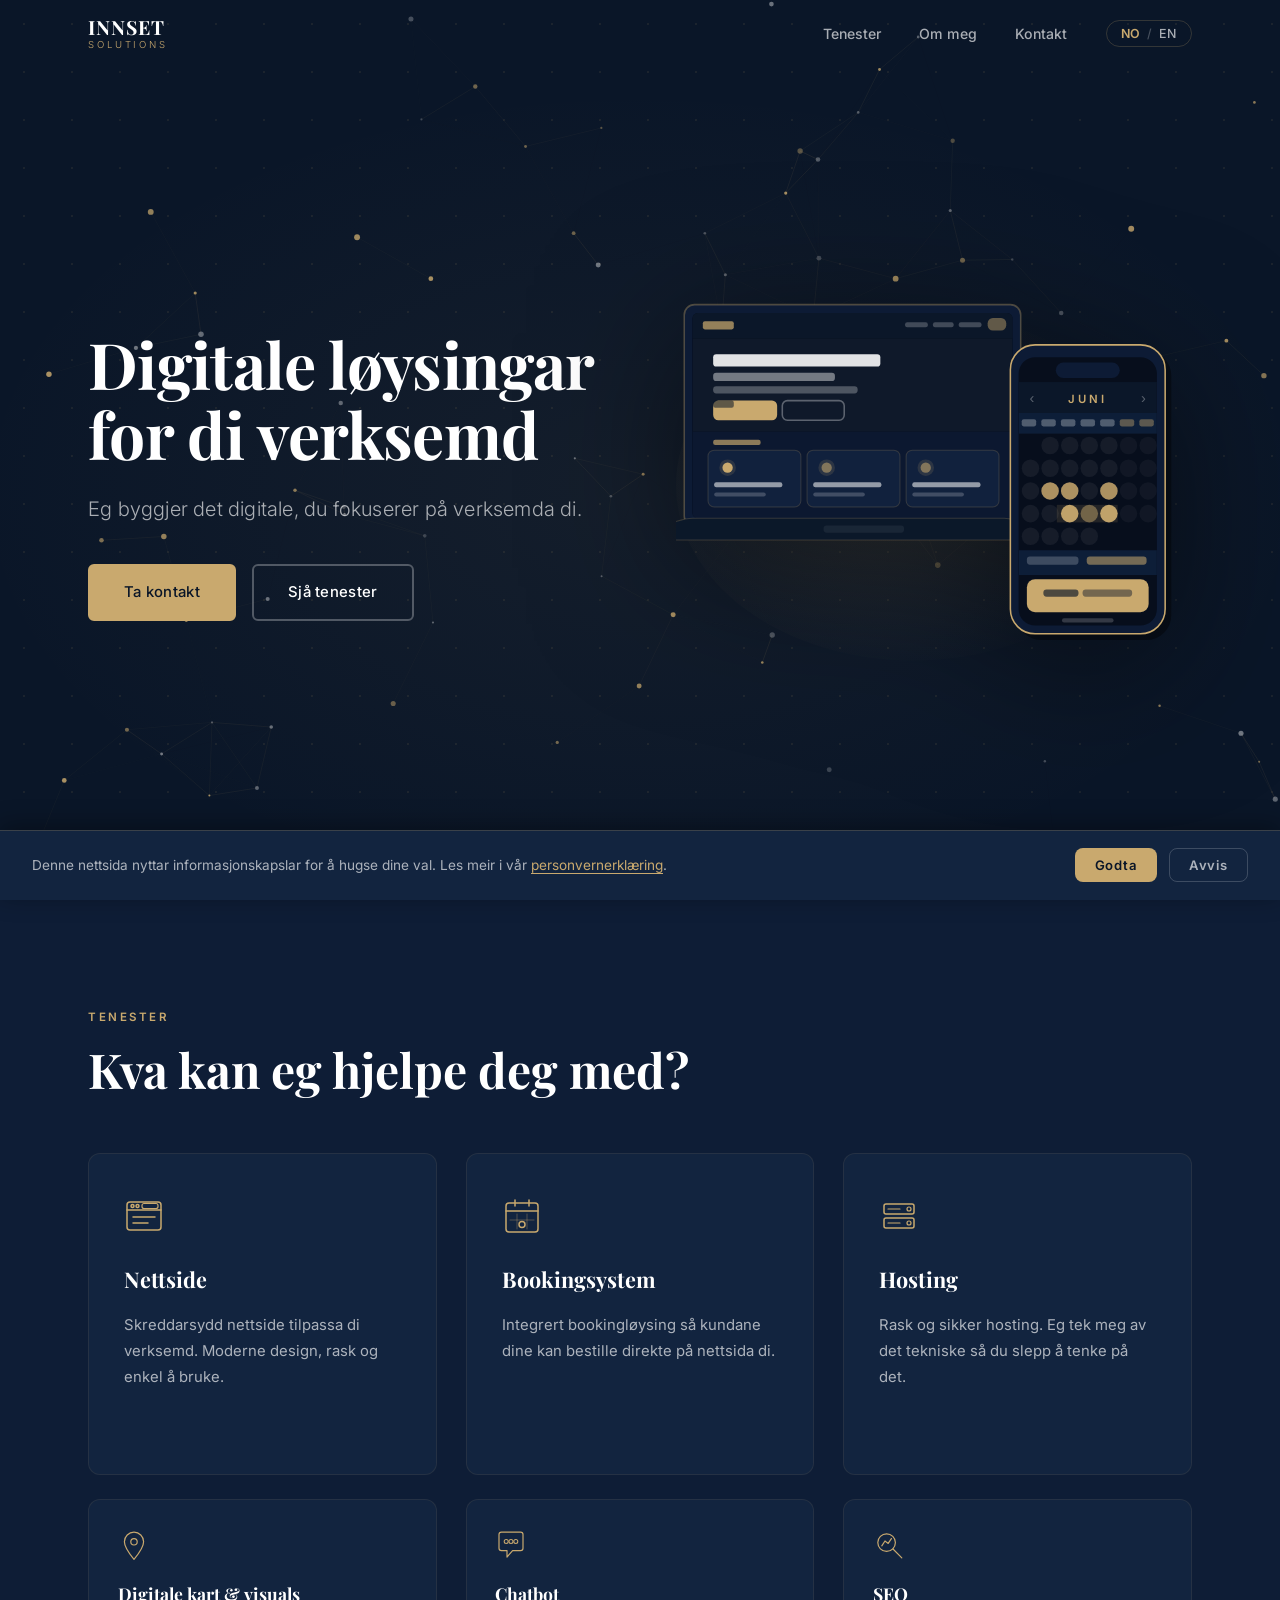
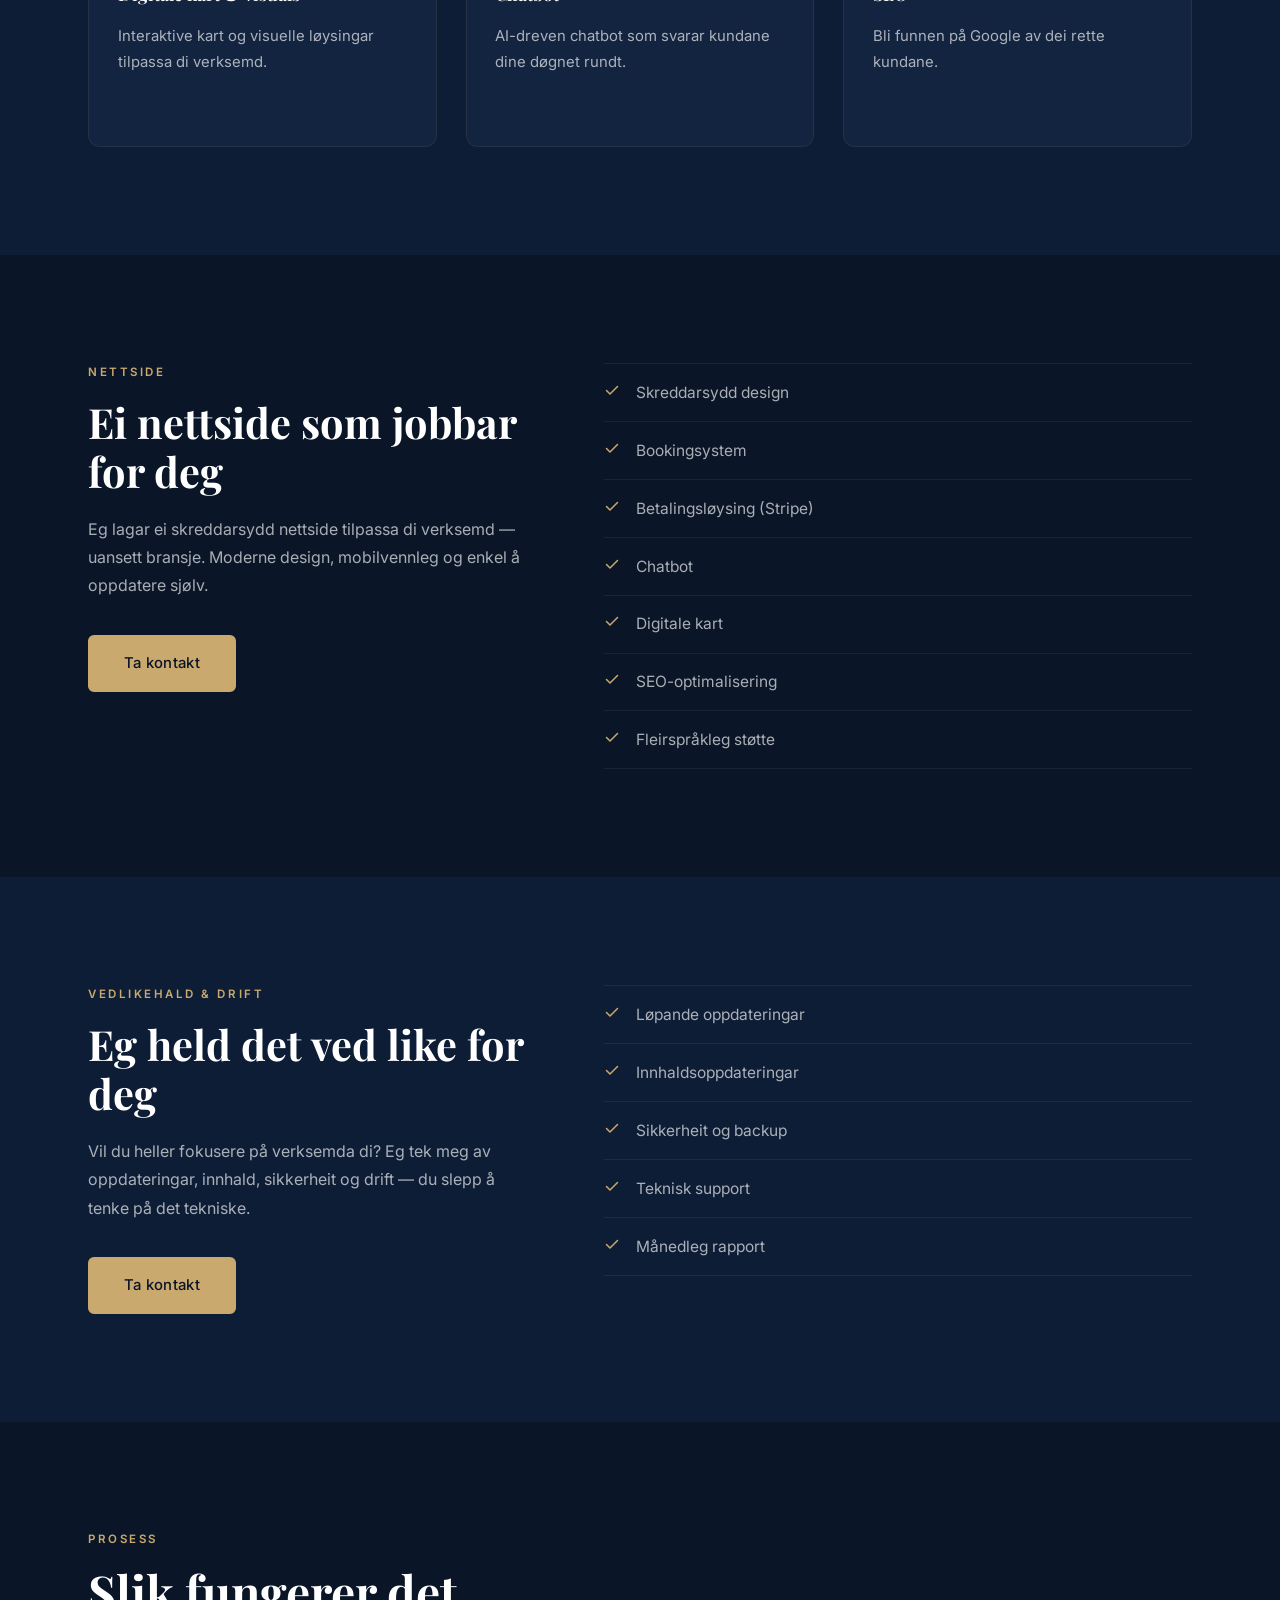
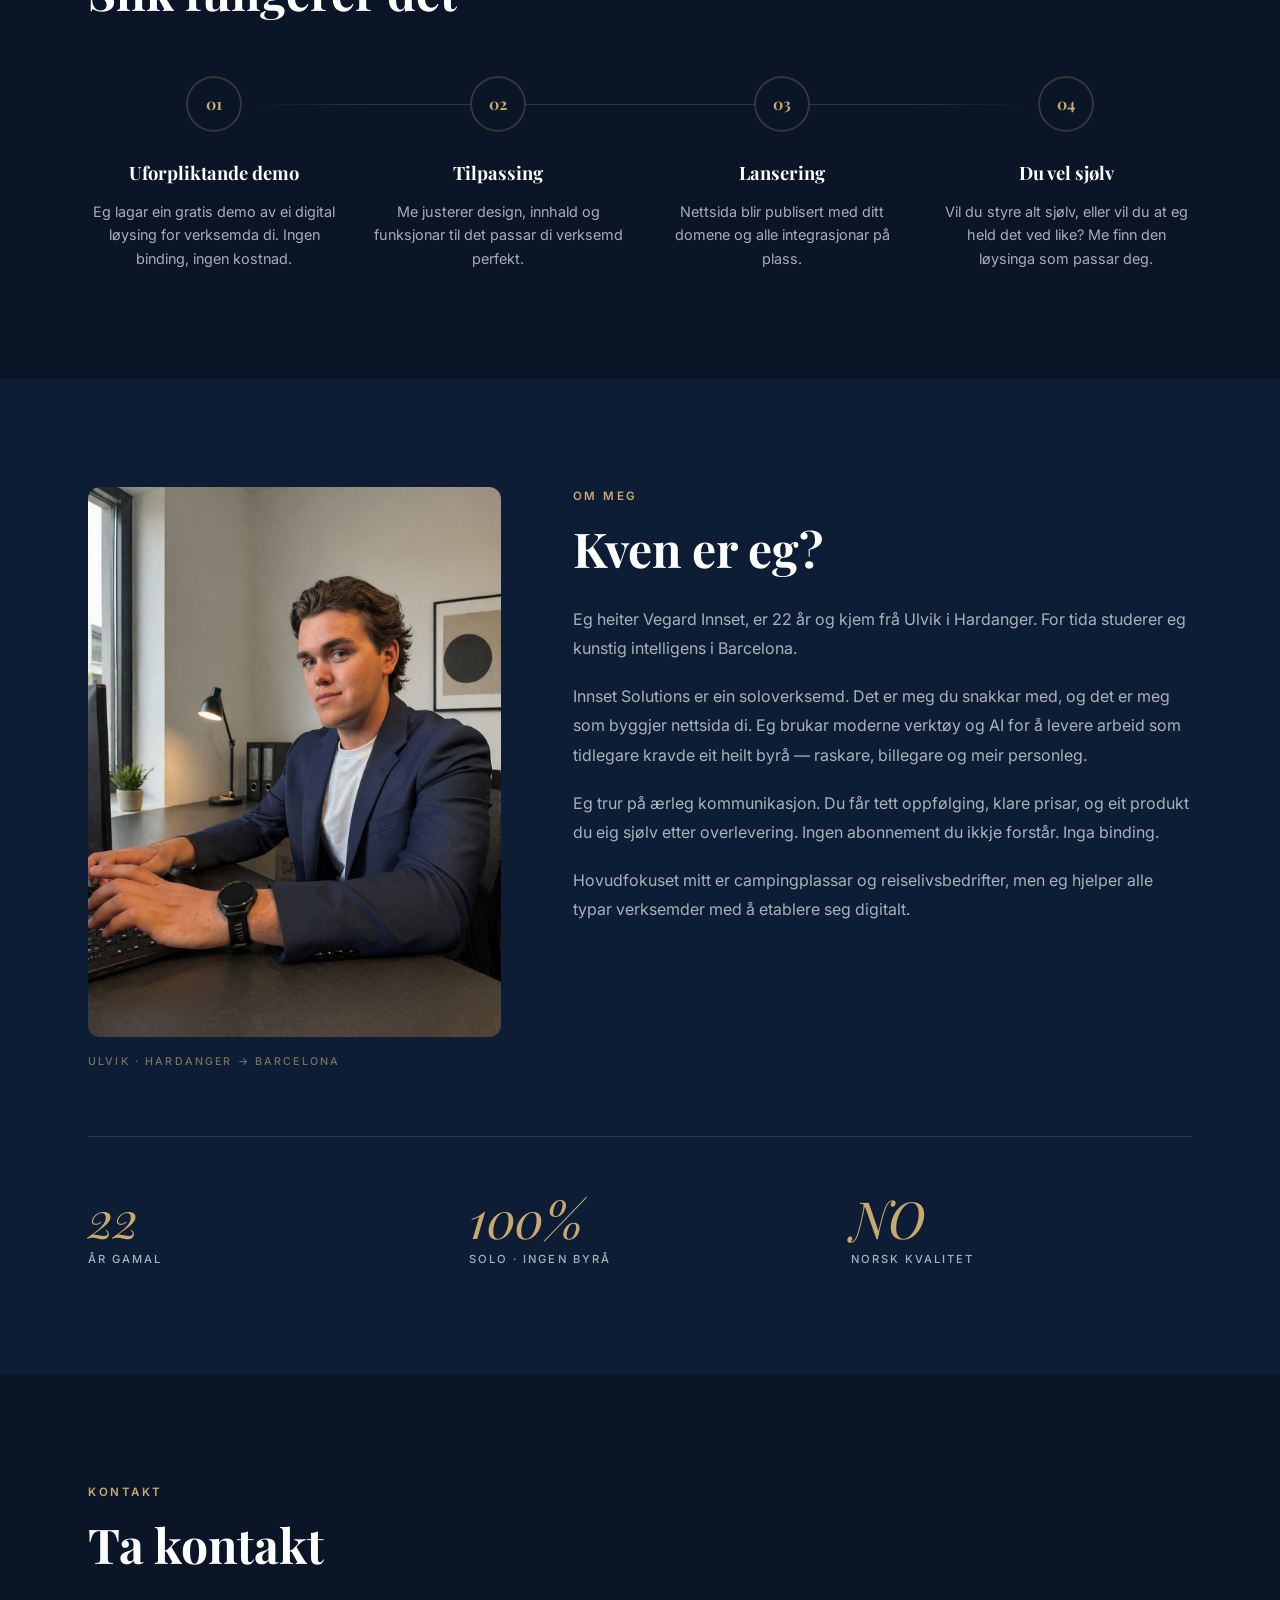
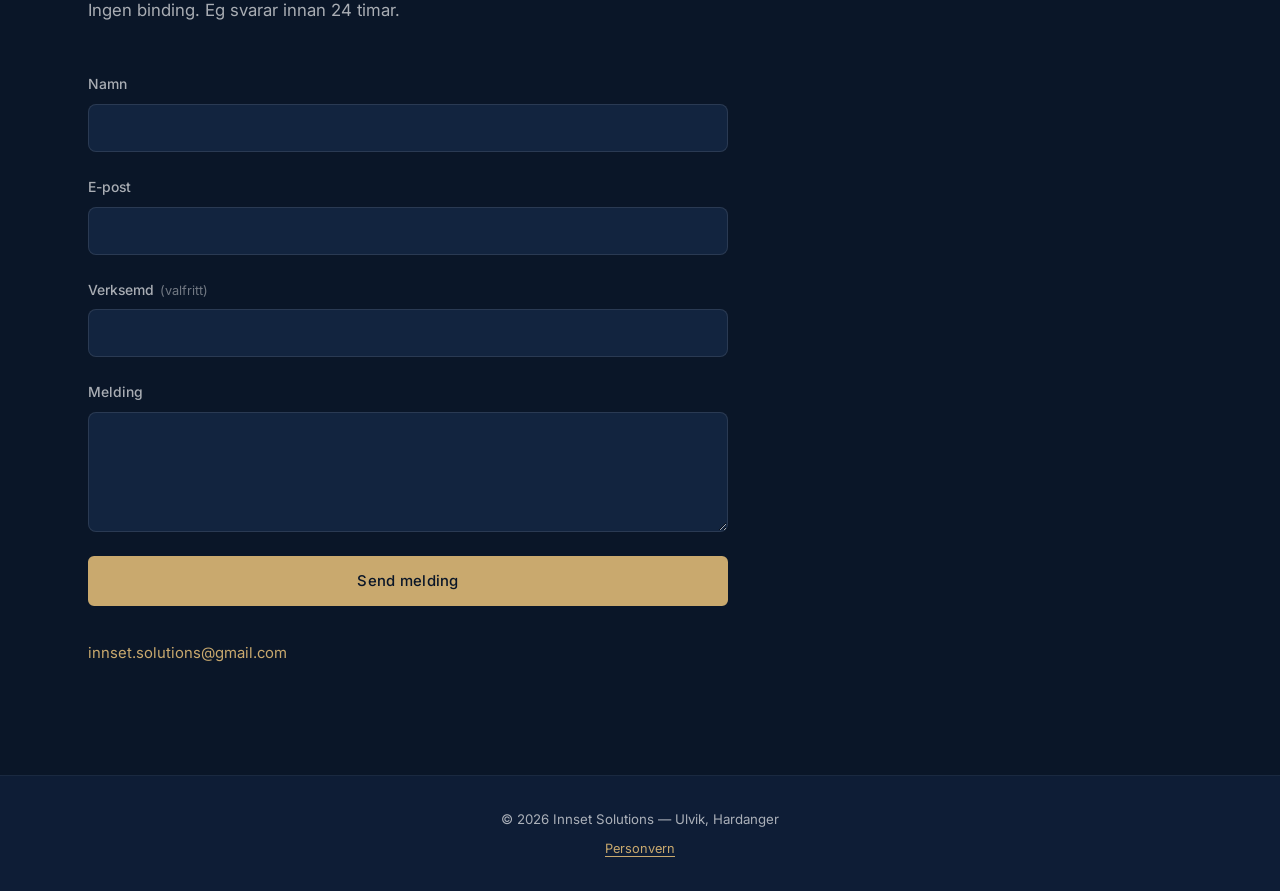
<file: index.html>
<!DOCTYPE html>
<html lang="no">
<head>
  <meta charset="UTF-8" />
  <meta name="viewport" content="width=device-width, initial-scale=1.0" />
  <link rel="icon" type="image/svg+xml" href="favicon.svg">
  <link rel="shortcut icon" href="favicon.svg">
  <meta name="description" content="Innset Solutions — profesjonelle digitale løysingar for norske bedrifter. Nettside, bookingsystem, SEO, logo og meir.">
  <meta name="keywords" content="webutvikling, nettside, campingplass, booking, SEO, logo, digitale løysingar, Norge" />
  <meta name="robots" content="index, follow" />
  <meta name="author" content="Vegard Innset" />
  <meta property="og:title" content="Innset Solutions — Digitale løysingar for di verksemd">
  <meta property="og:description" content="Profesjonelle digitale løysingar for norske bedrifter. Nettside, booking, SEO og meir.">
  <meta property="og:url" content="https://innset-solutions.no">
  <meta property="og:type" content="website">
  <meta property="og:image" content="https://innset-solutions.no/og-image.svg">
  <link rel="canonical" href="https://innset-solutions.no" />
  <title>Innset Solutions</title>

  <link rel="preconnect" href="https://fonts.googleapis.com" />
  <link rel="preconnect" href="https://fonts.gstatic.com" crossorigin />
  <link href="https://fonts.googleapis.com/css2?family=Playfair+Display:wght@400;700&family=Inter:wght@300;400;500;600&display=swap" rel="stylesheet" />

  <link rel="stylesheet" href="styles.css" />


</head>
<body>

  <!-- ================================
       NAVBAR
  ================================ -->
  <nav class="navbar" id="navbar" role="navigation" aria-label="Hovudnavigasjon">
    <div class="nav-container">

      <!-- Two-line wordmark: INNSET (Playfair bold) / SOLUTIONS (Inter light) -->
      <a href="#" class="nav-logo" aria-label="Innset Solutions – tilbake til toppen">
        <span class="logo-innset">INNSET</span>
        <span class="logo-solutions">SOLUTIONS</span>
      </a>

      <div class="nav-menu" id="navMenu">
        <a href="#tjenester" class="nav-link" data-i18n="nav.services">Tenester</a>
        <a href="#om-meg"    class="nav-link" data-i18n="nav.about">Om meg</a>
        <a href="#kontakt"   class="nav-link" data-i18n="nav.contact">Kontakt</a>

        <button class="lang-toggle" id="langToggle" aria-label="Bytt språk / Switch language">
          <span class="lang-option active" id="langNo">NO</span>
          <span class="lang-divider">/</span>
          <span class="lang-option" id="langEn">EN</span>
        </button>
      </div>

      <button class="hamburger" id="hamburger"
              aria-label="Opne meny"
              aria-expanded="false"
              aria-controls="navMenu">
        <span></span>
        <span></span>
        <span></span>
      </button>

    </div>
  </nav>


  <!-- ================================
       HERO  (two-column: text left, illustration right)
  ================================ -->
  <section class="hero" id="hero" aria-label="Hero">

    <!-- #heroCanvas is injected here by script.js on desktop -->

    <div class="hero-inner">

      <!-- LEFT: text -->
      <div class="hero-content">
        <h1 class="hero-title" data-i18n="hero.title">
          Digitale løysingar for di verksemd
        </h1>
        <p class="hero-subtitle" data-i18n="hero.subtitle">
          Eg byggjer det digitale, du fokuserer på verksemda di.
        </p>
        <div class="hero-buttons">
          <a href="#kontakt"   class="btn btn-primary"   data-i18n="hero.cta1">Ta kontakt</a>
          <a href="#tjenester" class="btn btn-secondary" data-i18n="hero.cta2">Sjå tenester</a>
        </div>
      </div>

      <!-- RIGHT: SVG mockup (laptop + mobile with booking calendar) -->
      <div class="hero-illustration" aria-hidden="true">
        <svg xmlns="http://www.w3.org/2000/svg" viewBox="0 0 500 370" fill="none" role="img" aria-label="Mockup av nettside og bookingapp">
          <defs>
            <radialGradient id="ambientGlow" cx="45%" cy="50%" r="55%">
              <stop offset="0%" stop-color="#c9a96e" stop-opacity="0.12"/>
              <stop offset="100%" stop-color="#c9a96e" stop-opacity="0"/>
            </radialGradient>
            <!-- Clip paths keep screen content within device frames -->
            <clipPath id="laptopClip">
              <rect x="16" y="28" width="310" height="199" rx="5"/>
            </clipPath>
            <clipPath id="phoneClip">
              <rect x="332" y="71" width="134" height="260" rx="16"/>
            </clipPath>
          </defs>

          <!-- Ambient glow behind devices -->
          <ellipse cx="230" cy="195" rx="230" ry="170" fill="url(#ambientGlow)"/>

          <!-- ─────────────────────────
               LAPTOP
          ───────────────────────── -->
          <!-- Frame -->
          <rect x="8"  y="20"  width="326" height="215" rx="10" fill="#0d1b35" stroke="#c9a96e" stroke-width="1.5" stroke-opacity="0.35"/>
          <!-- Screen surface -->
          <rect x="16" y="28"  width="310" height="199" rx="5"  fill="#070e1c"/>

          <!-- All laptop screen content is clipped to the screen rect -->
          <g clip-path="url(#laptopClip)">

            <!-- NAV BAR -->
            <rect x="16" y="28"  width="310" height="25" fill="#0b1729"/>
            <!-- Logo mark -->
            <rect x="26" y="36"  width="30"  height="8"  rx="2" fill="#c9a96e" opacity="0.72"/>
            <!-- Nav items -->
            <rect x="222" y="37" width="22"  height="5"  rx="2" fill="rgba(255,255,255,0.22)"/>
            <rect x="249" y="37" width="20"  height="5"  rx="2" fill="rgba(255,255,255,0.22)"/>
            <rect x="274" y="37" width="22"  height="5"  rx="2" fill="rgba(255,255,255,0.22)"/>
            <!-- Navbar CTA pill -->
            <rect x="302" y="33" width="18"  height="12" rx="5" fill="#c9a96e" opacity="0.45"/>

            <!-- HERO SECTION -->
            <rect x="16" y="53"  width="310" height="90" fill="#0a1628"/>
            <!-- Dot-grid texture hint -->
            <rect x="16" y="53"  width="310" height="90" fill="rgba(201,169,110,0.025)" style="background-image:radial-gradient(rgba(201,169,110,0.06) 1px,transparent 1px);background-size:12px 12px"/>
            <!-- Headline lines -->
            <rect x="36" y="68"  width="162" height="12" rx="3" fill="rgba(255,255,255,0.88)"/>
            <rect x="36" y="86"  width="118" height="8"  rx="3" fill="rgba(255,255,255,0.42)"/>
            <rect x="36" y="99"  width="140" height="7"  rx="3" fill="rgba(255,255,255,0.26)"/>
            <!-- CTA buttons -->
            <rect x="36" y="113" width="62"  height="19" rx="5" fill="#c9a96e"/>
            <rect x="36" y="113" width="20"  height="7"  rx="2" x="44" y="118" fill="rgba(10,22,40,0.55)"/>
            <rect x="103"y="113" width="60"  height="19" rx="5" fill="transparent" stroke="rgba(255,255,255,0.32)" stroke-width="1.5"/>

            <!-- SERVICES SECTION -->
            <rect x="16"  y="143" width="310" height="84" fill="#0c1830"/>
            <!-- Section label -->
            <rect x="36"  y="151" width="46"  height="5"  rx="2" fill="#c9a96e" opacity="0.68"/>

            <!-- Card 1 -->
            <rect x="31"  y="161" width="90"  height="55" rx="6" fill="#11213d" stroke="rgba(201,169,110,0.2)" stroke-width="1"/>
            <circle cx="50" cy="178" r="8" fill="rgba(201,169,110,0.15)"/>
            <circle cx="50" cy="178" r="5" fill="#c9a96e" opacity="0.55)"/>
            <rect x="37"  y="192" width="66"  height="5"  rx="2" fill="rgba(255,255,255,0.55)"/>
            <rect x="37"  y="202" width="50"  height="4"  rx="2" fill="rgba(255,255,255,0.2)"/>

            <!-- Card 2 -->
            <rect x="127" y="161" width="90"  height="55" rx="6" fill="#11213d" stroke="rgba(201,169,110,0.2)" stroke-width="1"/>
            <circle cx="146" cy="178" r="8" fill="rgba(201,169,110,0.15)"/>
            <circle cx="146" cy="178" r="5" fill="#c9a96e" opacity="0.55"/>
            <rect x="133" y="192" width="66"  height="5"  rx="2" fill="rgba(255,255,255,0.55)"/>
            <rect x="133" y="202" width="50"  height="4"  rx="2" fill="rgba(255,255,255,0.2)"/>

            <!-- Card 3 -->
            <rect x="223" y="161" width="90"  height="55" rx="6" fill="#11213d" stroke="rgba(201,169,110,0.2)" stroke-width="1"/>
            <circle cx="242" cy="178" r="8" fill="rgba(201,169,110,0.15)"/>
            <circle cx="242" cy="178" r="5" fill="#c9a96e" opacity="0.55"/>
            <rect x="229" y="192" width="66"  height="5"  rx="2" fill="rgba(255,255,255,0.55)"/>
            <rect x="229" y="202" width="50"  height="4"  rx="2" fill="rgba(255,255,255,0.2)"/>

          </g><!-- /laptopClip -->

          <!-- Laptop base (keyboard deck + trackpad) -->
          <path d="M-8 233 Q8 227 16 227 L318 227 Q326 227 342 233 L358 248 L-24 248 Z"
                fill="#0b1829" stroke="rgba(201,169,110,0.22)" stroke-width="1"/>
          <rect x="143" y="234" width="78"  height="7"  rx="3" fill="rgba(255,255,255,0.06)"/>

          <!-- ─────────────────────────
               MOBILE PHONE
          ───────────────────────── -->
          <!-- Drop shadow for depth -->
          <rect x="330" y="65"  width="150" height="280" rx="24" fill="rgba(0,0,0,0.38)"/>
          <!-- Frame -->
          <rect x="324" y="59"  width="150" height="280" rx="24" fill="#0d1b35" stroke="#c9a96e" stroke-width="1.5" stroke-opacity="0.55)"/>
          <!-- Screen surface -->
          <rect x="332" y="71"  width="134" height="260" rx="16" fill="#070e1c"/>
          <!-- Dynamic island notch -->
          <rect x="368" y="76"  width="62"  height="15"  rx="7.5" fill="#0d1b35"/>

          <!-- All phone content clipped to screen -->
          <g clip-path="url(#phoneClip)">

            <!-- APP HEADER with month nav -->
            <rect x="332" y="95"  width="134" height="30" fill="#0b1729"/>
            <text x="399" y="115"
                  font-family="Inter, Arial, sans-serif"
                  font-size="11" font-weight="600"
                  fill="#c9a96e" text-anchor="middle" letter-spacing="3">JUNI</text>
            <text x="345" y="115"
                  font-family="Arial, sans-serif" font-size="14"
                  fill="rgba(255,255,255,0.32)" text-anchor="middle">&#8249;</text>
            <text x="453" y="115"
                  font-family="Arial, sans-serif" font-size="14"
                  fill="rgba(255,255,255,0.32)" text-anchor="middle">&#8250;</text>

            <!-- WEEKDAY HEADERS ROW -->
            <rect x="332" y="125" width="134" height="20" fill="#0d1e38"/>
            <!-- Mon–Fri (white), Sat–Sun (gold tint) -->
            <rect x="335" y="131" width="14" height="7" rx="2" fill="rgba(255,255,255,0.28)"/>
            <rect x="354" y="131" width="14" height="7" rx="2" fill="rgba(255,255,255,0.28)"/>
            <rect x="373" y="131" width="14" height="7" rx="2" fill="rgba(255,255,255,0.28)"/>
            <rect x="392" y="131" width="14" height="7" rx="2" fill="rgba(255,255,255,0.28)"/>
            <rect x="411" y="131" width="14" height="7" rx="2" fill="rgba(255,255,255,0.28)"/>
            <rect x="430" y="131" width="14" height="7" rx="2" fill="rgba(201,169,110,0.42)"/>
            <rect x="449" y="131" width="14" height="7" rx="2" fill="rgba(201,169,110,0.42)"/>

            <!-- DATE ROW 1 (month starts Tue, so col 0 is empty) -->
            <rect x="354" y="148" width="17" height="17" rx="8.5" fill="rgba(255,255,255,0.06)"/>
            <rect x="373" y="148" width="17" height="17" rx="8.5" fill="rgba(255,255,255,0.06)"/>
            <rect x="392" y="148" width="17" height="17" rx="8.5" fill="rgba(255,255,255,0.06)"/>
            <rect x="411" y="148" width="17" height="17" rx="8.5" fill="rgba(255,255,255,0.06)"/>
            <rect x="430" y="148" width="17" height="17" rx="8.5" fill="rgba(255,255,255,0.04)"/>
            <rect x="449" y="148" width="17" height="17" rx="8.5" fill="rgba(255,255,255,0.04)"/>

            <!-- DATE ROW 2 -->
            <rect x="335" y="170" width="17" height="17" rx="8.5" fill="rgba(255,255,255,0.06)"/>
            <rect x="354" y="170" width="17" height="17" rx="8.5" fill="rgba(255,255,255,0.06)"/>
            <rect x="373" y="170" width="17" height="17" rx="8.5" fill="rgba(255,255,255,0.06)"/>
            <rect x="392" y="170" width="17" height="17" rx="8.5" fill="rgba(255,255,255,0.06)"/>
            <rect x="411" y="170" width="17" height="17" rx="8.5" fill="rgba(255,255,255,0.06)"/>
            <rect x="430" y="170" width="17" height="17" rx="8.5" fill="rgba(255,255,255,0.04)"/>
            <rect x="449" y="170" width="17" height="17" rx="8.5" fill="rgba(255,255,255,0.04)"/>

            <!-- DATE ROW 3: some available (gold) -->
            <rect x="335" y="192" width="17" height="17" rx="8.5" fill="rgba(255,255,255,0.06)"/>
            <rect x="354" y="192" width="17" height="17" rx="8.5" fill="#c9a96e" opacity="0.85"/>
            <rect x="373" y="192" width="17" height="17" rx="8.5" fill="#c9a96e" opacity="0.85"/>
            <rect x="392" y="192" width="17" height="17" rx="8.5" fill="rgba(255,255,255,0.06)"/>
            <rect x="411" y="192" width="17" height="17" rx="8.5" fill="#c9a96e" opacity="0.85"/>
            <rect x="430" y="192" width="17" height="17" rx="8.5" fill="rgba(255,255,255,0.04)"/>
            <rect x="449" y="192" width="17" height="17" rx="8.5" fill="rgba(255,255,255,0.04)"/>

            <!-- DATE ROW 4: selected range highlighted -->
            <rect x="335" y="214" width="17" height="17" rx="8.5" fill="rgba(255,255,255,0.06)"/>
            <rect x="354" y="214" width="17" height="17" rx="8.5" fill="rgba(255,255,255,0.06)"/>
            <!-- Range band -->
            <rect x="369" y="214" width="59" height="17"           fill="rgba(201,169,110,0.14)"/>
            <!-- Start date (solid gold circle) -->
            <rect x="373" y="214" width="17" height="17" rx="8.5" fill="#c9a96e" opacity="0.95"/>
            <rect x="392" y="214" width="17" height="17" rx="8.5" fill="rgba(201,169,110,0.48)"/>
            <!-- End date (solid gold circle) -->
            <rect x="411" y="214" width="17" height="17" rx="8.5" fill="#c9a96e" opacity="0.95"/>
            <rect x="430" y="214" width="17" height="17" rx="8.5" fill="rgba(255,255,255,0.04)"/>
            <rect x="449" y="214" width="17" height="17" rx="8.5" fill="rgba(255,255,255,0.04)"/>

            <!-- DATE ROW 5 -->
            <rect x="335" y="236" width="17" height="17" rx="8.5" fill="rgba(255,255,255,0.06)"/>
            <rect x="354" y="236" width="17" height="17" rx="8.5" fill="rgba(255,255,255,0.06)"/>
            <rect x="373" y="236" width="17" height="17" rx="8.5" fill="rgba(255,255,255,0.06)"/>
            <rect x="392" y="236" width="17" height="17" rx="8.5" fill="rgba(255,255,255,0.06)"/>

            <!-- NIGHTS SUMMARY BAR -->
            <rect x="332" y="258" width="134" height="24" fill="#0d1e38"/>
            <rect x="340" y="264" width="50"  height="8"  rx="3" fill="rgba(255,255,255,0.2)"/>
            <rect x="398" y="264" width="58"  height="8"  rx="3" fill="#c9a96e" opacity="0.55"/>

            <!-- BOOKING BUTTON -->
            <rect x="340" y="286" width="118" height="32" rx="8" fill="#c9a96e"/>
            <rect x="356" y="296" width="34"  height="7"  rx="3" fill="rgba(10,22,40,0.65)"/>
            <rect x="394" y="296" width="48"  height="7"  rx="3" fill="rgba(10,22,40,0.45)"/>

            <!-- HOME INDICATOR -->
            <rect x="374" y="324" width="50"  height="4"  rx="2" fill="rgba(255,255,255,0.18)"/>

          </g><!-- /phoneClip -->

        </svg>
      </div><!-- /hero-illustration -->

    </div><!-- /hero-inner -->
  </section>


  <!-- ================================
       TENESTER (SERVICES)
  ================================ -->
  <section class="services" id="tjenester" aria-labelledby="services-heading">
    <div class="container">

      <p class="section-label fade-in" data-i18n="services.label">TENESTER</p>
      <h2 class="section-title fade-in" id="services-heading" data-i18n="services.title">
        Kva kan eg hjelpe deg med?
      </h2>

      <!-- Primary services -->
      <div class="services-grid">

        <a href="#nettside" class="service-card fade-in">
          <div class="service-icon" aria-hidden="true">
            <svg width="40" height="40" viewBox="0 0 40 40" fill="none" xmlns="http://www.w3.org/2000/svg">
              <rect x="3" y="6" width="34" height="28" rx="3" stroke="#c9a96e" stroke-width="1.5" stroke-linecap="round" stroke-linejoin="round"/>
              <line x1="3" y1="14" x2="37" y2="14" stroke="#c9a96e" stroke-width="1.5" stroke-linecap="round"/>
              <circle cx="8.5" cy="10" r="1.5" stroke="#c9a96e" stroke-width="1.5"/>
              <circle cx="13.5" cy="10" r="1.5" stroke="#c9a96e" stroke-width="1.5"/>
              <rect x="18" y="7.5" width="16" height="5" rx="2" stroke="#c9a96e" stroke-width="1.2"/>
              <line x1="9" y1="21" x2="31" y2="21" stroke="#c9a96e" stroke-width="1.5" stroke-linecap="round"/>
              <line x1="9" y1="27" x2="24" y2="27" stroke="#c9a96e" stroke-width="1.5" stroke-linecap="round"/>
            </svg>
          </div>
          <h3 class="service-title" data-i18n="services.web.title">Nettside</h3>
          <p class="service-desc" data-i18n="services.web.desc">
            Skreddarsydd nettside tilpassa di verksemd. Moderne design, rask og enkel å bruke.
          </p>
        </a>

        <a href="#kontakt" class="service-card fade-in">
          <div class="service-icon" aria-hidden="true">
            <svg width="40" height="40" viewBox="0 0 40 40" fill="none" xmlns="http://www.w3.org/2000/svg">
              <rect x="4" y="7" width="32" height="29" rx="3" stroke="#c9a96e" stroke-width="1.5" stroke-linecap="round" stroke-linejoin="round"/>
              <line x1="4" y1="15" x2="36" y2="15" stroke="#c9a96e" stroke-width="1.5" stroke-linecap="round"/>
              <line x1="13" y1="4" x2="13" y2="10" stroke="#c9a96e" stroke-width="1.5" stroke-linecap="round"/>
              <line x1="27" y1="4" x2="27" y2="10" stroke="#c9a96e" stroke-width="1.5" stroke-linecap="round"/>
              <line x1="15" y1="18" x2="15" y2="33" stroke="#c9a96e" stroke-width="1" stroke-linecap="round" stroke-opacity="0.35"/>
              <line x1="25" y1="18" x2="25" y2="33" stroke="#c9a96e" stroke-width="1" stroke-linecap="round" stroke-opacity="0.35"/>
              <line x1="8"  y1="24" x2="32" y2="24" stroke="#c9a96e" stroke-width="1" stroke-linecap="round" stroke-opacity="0.35"/>
              <circle cx="20" cy="28.5" r="3" stroke="#c9a96e" stroke-width="1.5"/>
            </svg>
          </div>
          <h3 class="service-title" data-i18n="services.booking.title">Bookingsystem</h3>
          <p class="service-desc" data-i18n="services.booking.desc">
            Integrert bookingløysing så kundane dine kan bestille direkte på nettsida di.
          </p>
        </a>

        <a href="#vedlikehald" class="service-card fade-in">
          <div class="service-icon" aria-hidden="true">
            <svg width="40" height="40" viewBox="0 0 40 40" fill="none" xmlns="http://www.w3.org/2000/svg">
              <rect x="5" y="8" width="30" height="10" rx="2" stroke="#c9a96e" stroke-width="1.5" stroke-linecap="round" stroke-linejoin="round"/>
              <rect x="5" y="22" width="30" height="10" rx="2" stroke="#c9a96e" stroke-width="1.5" stroke-linecap="round" stroke-linejoin="round"/>
              <circle cx="30" cy="13" r="2" stroke="#c9a96e" stroke-width="1.2"/>
              <circle cx="30" cy="27" r="2" stroke="#c9a96e" stroke-width="1.2"/>
              <line x1="9" y1="13" x2="21" y2="13" stroke="#c9a96e" stroke-width="1.2" stroke-linecap="round"/>
              <line x1="9" y1="27" x2="21" y2="27" stroke="#c9a96e" stroke-width="1.2" stroke-linecap="round"/>
            </svg>
          </div>
          <h3 class="service-title" data-i18n="services.hosting.title">Hosting</h3>
          <p class="service-desc" data-i18n="services.hosting.desc">
            Rask og sikker hosting. Eg tek meg av det tekniske så du slepp å tenke på det.
          </p>
        </a>

      </div>

      <!-- Secondary services -->
      <div class="services-grid services-grid--secondary">

        <a href="#kontakt" class="service-card service-card--secondary fade-in">
          <div class="service-icon" aria-hidden="true">
            <svg width="32" height="32" viewBox="0 0 40 40" fill="none" xmlns="http://www.w3.org/2000/svg">
              <path d="M20 4 C13.4 4 8 9.4 8 16 C8 23.5 20 38 20 38 C20 38 32 23.5 32 16 C32 9.4 26.6 4 20 4 Z" stroke="#c9a96e" stroke-width="1.5" stroke-linejoin="round"/>
              <circle cx="20" cy="16" r="4" stroke="#c9a96e" stroke-width="1.5"/>
            </svg>
          </div>
          <h3 class="service-title" data-i18n="services.maps.title">Digitale kart &amp; visuals</h3>
          <p class="service-desc" data-i18n="services.maps.desc">
            Interaktive kart og visuelle løysingar tilpassa di verksemd.
          </p>
        </a>

        <a href="#kontakt" class="service-card service-card--secondary fade-in">
          <div class="service-icon" aria-hidden="true">
            <svg width="32" height="32" viewBox="0 0 40 40" fill="none" xmlns="http://www.w3.org/2000/svg">
              <path d="M5 7 Q5 4 8 4 L32 4 Q35 4 35 7 L35 24 Q35 27 32 27 L22 27 L15 35 L15 27 L8 27 Q5 27 5 24 Z" stroke="#c9a96e" stroke-width="1.5" stroke-linejoin="round"/>
              <circle cx="14" cy="15.5" r="2.5" stroke="#c9a96e" stroke-width="1.3"/>
              <circle cx="20" cy="15.5" r="2.5" stroke="#c9a96e" stroke-width="1.3"/>
              <circle cx="26" cy="15.5" r="2.5" stroke="#c9a96e" stroke-width="1.3"/>
            </svg>
          </div>
          <h3 class="service-title" data-i18n="services.chatbot.title">Chatbot</h3>
          <p class="service-desc" data-i18n="services.chatbot.desc">
            AI-dreven chatbot som svarar kundane dine døgnet rundt.
          </p>
        </a>

        <a href="#kontakt" class="service-card service-card--secondary fade-in">
          <div class="service-icon" aria-hidden="true">
            <svg width="32" height="32" viewBox="0 0 40 40" fill="none" xmlns="http://www.w3.org/2000/svg">
              <circle cx="17" cy="17" r="11" stroke="#c9a96e" stroke-width="1.5"/>
              <line x1="25" y1="25" x2="36" y2="36" stroke="#c9a96e" stroke-width="1.5" stroke-linecap="round"/>
              <polyline points="11,21 15,15 19,18 23,12" stroke="#c9a96e" stroke-width="1.5" stroke-linecap="round" stroke-linejoin="round"/>
            </svg>
          </div>
          <h3 class="service-title" data-i18n="services.seo.title">SEO</h3>
          <p class="service-desc" data-i18n="services.seo.desc">
            Bli funnen på Google av dei rette kundane.
          </p>
        </a>

      </div>
    </div>
  </section>


  <!-- ================================
       NETTSIDE DETAIL
  ================================ -->
  <section class="detail-section" id="nettside" aria-labelledby="nettside-heading">
    <div class="container">
      <div class="detail-inner">

        <div class="detail-content fade-in">
          <p class="section-label" data-i18n="detail.web.label">NETTSIDE</p>
          <h2 class="detail-title" id="nettside-heading" data-i18n="detail.web.title">
            Ei nettside som jobbar for deg
          </h2>
          <p class="detail-intro" data-i18n="detail.web.intro">
            Eg lagar ei skreddarsydd nettside tilpassa di verksemd — uansett bransje. Moderne design, mobilvennleg og enkel å oppdatere sjølv.
          </p>
          <a href="#kontakt" class="btn btn-primary" data-i18n="detail.cta">Ta kontakt</a>
        </div>

        <ul class="detail-features fade-in" aria-label="Kan inkluderast">
          <li class="feature-item">
            <svg class="feature-check" width="16" height="16" viewBox="0 0 16 16" fill="none" aria-hidden="true">
              <path d="M2.5 8.5 L6 12 L13.5 4.5" stroke="#c9a96e" stroke-width="1.5" stroke-linecap="round" stroke-linejoin="round"/>
            </svg>
            <span data-i18n="detail.web.feat1">Skreddarsydd design</span>
          </li>
          <li class="feature-item">
            <svg class="feature-check" width="16" height="16" viewBox="0 0 16 16" fill="none" aria-hidden="true">
              <path d="M2.5 8.5 L6 12 L13.5 4.5" stroke="#c9a96e" stroke-width="1.5" stroke-linecap="round" stroke-linejoin="round"/>
            </svg>
            <span data-i18n="detail.web.feat2">Bookingsystem</span>
          </li>
          <li class="feature-item">
            <svg class="feature-check" width="16" height="16" viewBox="0 0 16 16" fill="none" aria-hidden="true">
              <path d="M2.5 8.5 L6 12 L13.5 4.5" stroke="#c9a96e" stroke-width="1.5" stroke-linecap="round" stroke-linejoin="round"/>
            </svg>
            <span data-i18n="detail.web.feat3">Betalingsløysing (Stripe)</span>
          </li>
          <li class="feature-item">
            <svg class="feature-check" width="16" height="16" viewBox="0 0 16 16" fill="none" aria-hidden="true">
              <path d="M2.5 8.5 L6 12 L13.5 4.5" stroke="#c9a96e" stroke-width="1.5" stroke-linecap="round" stroke-linejoin="round"/>
            </svg>
            <span data-i18n="detail.web.feat4">Chatbot</span>
          </li>
          <li class="feature-item">
            <svg class="feature-check" width="16" height="16" viewBox="0 0 16 16" fill="none" aria-hidden="true">
              <path d="M2.5 8.5 L6 12 L13.5 4.5" stroke="#c9a96e" stroke-width="1.5" stroke-linecap="round" stroke-linejoin="round"/>
            </svg>
            <span data-i18n="detail.web.feat5">Digitale kart</span>
          </li>
          <li class="feature-item">
            <svg class="feature-check" width="16" height="16" viewBox="0 0 16 16" fill="none" aria-hidden="true">
              <path d="M2.5 8.5 L6 12 L13.5 4.5" stroke="#c9a96e" stroke-width="1.5" stroke-linecap="round" stroke-linejoin="round"/>
            </svg>
            <span data-i18n="detail.web.feat6">SEO-optimalisering</span>
          </li>
          <li class="feature-item">
            <svg class="feature-check" width="16" height="16" viewBox="0 0 16 16" fill="none" aria-hidden="true">
              <path d="M2.5 8.5 L6 12 L13.5 4.5" stroke="#c9a96e" stroke-width="1.5" stroke-linecap="round" stroke-linejoin="round"/>
            </svg>
            <span data-i18n="detail.web.feat7">Fleirspråkleg støtte</span>
          </li>
        </ul>

      </div>
    </div>
  </section>


  <!-- ================================
       VEDLIKEHALD & DRIFT DETAIL
  ================================ -->
  <section class="detail-section detail-alt" id="vedlikehald" aria-labelledby="vedlikehald-heading">
    <div class="container">
      <div class="detail-inner">

        <div class="detail-content fade-in">
          <p class="section-label" data-i18n="detail.maintenance.label">VEDLIKEHALD &amp; DRIFT</p>
          <h2 class="detail-title" id="vedlikehald-heading" data-i18n="detail.maintenance.title">
            Eg held det ved like for deg
          </h2>
          <p class="detail-intro" data-i18n="detail.maintenance.intro">
            Vil du heller fokusere på verksemda di? Eg tek meg av oppdateringar, innhald, sikkerheit og drift — du slepp å tenke på det tekniske.
          </p>
          <a href="#kontakt" class="btn btn-primary" data-i18n="detail.cta">Ta kontakt</a>
        </div>

        <ul class="detail-features fade-in" aria-label="Kva er inkludert">
          <li class="feature-item">
            <svg class="feature-check" width="16" height="16" viewBox="0 0 16 16" fill="none" aria-hidden="true">
              <path d="M2.5 8.5 L6 12 L13.5 4.5" stroke="#c9a96e" stroke-width="1.5" stroke-linecap="round" stroke-linejoin="round"/>
            </svg>
            <span data-i18n="detail.maintenance.feat1">Løpande oppdateringar</span>
          </li>
          <li class="feature-item">
            <svg class="feature-check" width="16" height="16" viewBox="0 0 16 16" fill="none" aria-hidden="true">
              <path d="M2.5 8.5 L6 12 L13.5 4.5" stroke="#c9a96e" stroke-width="1.5" stroke-linecap="round" stroke-linejoin="round"/>
            </svg>
            <span data-i18n="detail.maintenance.feat2">Innhaldsoppdateringar</span>
          </li>
          <li class="feature-item">
            <svg class="feature-check" width="16" height="16" viewBox="0 0 16 16" fill="none" aria-hidden="true">
              <path d="M2.5 8.5 L6 12 L13.5 4.5" stroke="#c9a96e" stroke-width="1.5" stroke-linecap="round" stroke-linejoin="round"/>
            </svg>
            <span data-i18n="detail.maintenance.feat3">Sikkerheit og backup</span>
          </li>
          <li class="feature-item">
            <svg class="feature-check" width="16" height="16" viewBox="0 0 16 16" fill="none" aria-hidden="true">
              <path d="M2.5 8.5 L6 12 L13.5 4.5" stroke="#c9a96e" stroke-width="1.5" stroke-linecap="round" stroke-linejoin="round"/>
            </svg>
            <span data-i18n="detail.maintenance.feat4">Teknisk support</span>
          </li>
          <li class="feature-item">
            <svg class="feature-check" width="16" height="16" viewBox="0 0 16 16" fill="none" aria-hidden="true">
              <path d="M2.5 8.5 L6 12 L13.5 4.5" stroke="#c9a96e" stroke-width="1.5" stroke-linecap="round" stroke-linejoin="round"/>
            </svg>
            <span data-i18n="detail.maintenance.feat5">Månedleg rapport</span>
          </li>
        </ul>

      </div>
    </div>
  </section>


  <!-- ================================
       SLIK FUNGERER DET (PROCESS)
  ================================ -->
  <section class="process" id="prosess" aria-labelledby="process-heading">
    <div class="container">

      <p class="section-label fade-in" data-i18n="process.label">PROSESS</p>
      <h2 class="section-title fade-in" id="process-heading" data-i18n="process.title">
        Slik fungerer det
      </h2>

      <div class="process-timeline">

        <div class="process-step fade-in">
          <div class="step-number" aria-hidden="true">01</div>
          <div class="step-content">
            <h3 class="step-title" data-i18n="process.step1.title">Uforpliktande demo</h3>
            <p class="step-desc"   data-i18n="process.step1.desc">
              Eg lagar ein gratis demo av ei digital løysing for verksemda di. Ingen binding, ingen kostnad.
            </p>
          </div>
        </div>

        <div class="process-step fade-in">
          <div class="step-number" aria-hidden="true">02</div>
          <div class="step-content">
            <h3 class="step-title" data-i18n="process.step2.title">Tilpassing</h3>
            <p class="step-desc"   data-i18n="process.step2.desc">
              Me justerer design, innhald og funksjonar til det passar di verksemd perfekt.
            </p>
          </div>
        </div>

        <div class="process-step fade-in">
          <div class="step-number" aria-hidden="true">03</div>
          <div class="step-content">
            <h3 class="step-title" data-i18n="process.step3.title">Lansering</h3>
            <p class="step-desc"   data-i18n="process.step3.desc">
              Nettsida blir publisert med ditt domene og alle integrasjonar på plass.
            </p>
          </div>
        </div>

        <div class="process-step fade-in">
          <div class="step-number" aria-hidden="true">04</div>
          <div class="step-content">
            <h3 class="step-title" data-i18n="process.step4.title">Du vel sjølv</h3>
            <p class="step-desc"   data-i18n="process.step4.desc">
              Vil du styre alt sjølv, eller vil du at eg held det ved like? Me finn den løysinga som passar deg.
            </p>
          </div>
        </div>

      </div>
    </div>
  </section>


  <!-- ================================
       OM MEG (ABOUT)
  ================================ -->
  <section class="about" id="om-meg" aria-labelledby="about-heading">
    <div class="container">

      <div class="about-inner">

        <!-- Left: portrait photo -->
        <div class="about-portrait fade-in">
          <img src="vegard2.png" alt="Vegard Innset" class="portrait-img">
          <span class="portrait-caption">ULVIK · HARDANGER → BARCELONA</span>
        </div>

        <!-- Right: text content -->
        <div class="about-text-col fade-in">
          <p class="section-label" data-i18n="about.label">OM MEG</p>
          <h2 class="about-title" id="about-heading" data-i18n="about.title">
            Kven er eg?
          </h2>
          <p class="about-para" data-i18n="about.p1">
            Eg heiter Vegard Innset, er 22 år og kjem frå Ulvik i Hardanger. For tida studerer eg kunstig intelligens i Barcelona.
          </p>
          <p class="about-para" data-i18n="about.p2">
            Innset Solutions er ein soloverksemd. Det er meg du snakkar med, og det er meg som byggjer nettsida di. Eg brukar moderne verktøy og AI for å levere arbeid som tidlegare kravde eit heilt byrå — raskare, billegare og meir personleg.
          </p>
          <p class="about-para" data-i18n="about.p3">
            Eg trur på ærleg kommunikasjon. Du får tett oppfølging, klare prisar, og eit produkt du eig sjølv etter overlevering. Ingen abonnement du ikkje forstår. Inga binding.
          </p>
          <p class="about-para" data-i18n="about.p4">
            Hovudfokuset mitt er campingplassar og reiselivsbedrifter, men eg hjelper alle typar verksemder med å etablere seg digitalt.
          </p>
        </div>

      </div>

      <!-- Stats row: large gold value + small label -->
      <div class="about-stats fade-in">
        <div class="about-stat">
          <span class="stat-value" data-i18n="about.stat1.value">22</span>
          <span class="stat-label" data-i18n="about.stat1.label">ÅR GAMAL</span>
        </div>
        <div class="about-stat">
          <span class="stat-value" data-i18n="about.stat2.value">100%</span>
          <span class="stat-label" data-i18n="about.stat2.label">SOLO · INGEN BYRÅ</span>
        </div>
        <div class="about-stat">
          <span class="stat-value" data-i18n="about.stat3.value">NO</span>
          <span class="stat-label" data-i18n="about.stat3.label">NORSK KVALITET</span>
        </div>
      </div>

    </div>
  </section>


  <!-- ================================
       KONTAKT (CONTACT)
  ================================ -->
  <section class="contact" id="kontakt" aria-labelledby="contact-heading">
    <div class="container">

      <p class="section-label fade-in" data-i18n="contact.label">KONTAKT</p>
      <h2 class="section-title fade-in" id="contact-heading" data-i18n="contact.title">
        Ta kontakt
      </h2>
      <p class="contact-subtitle fade-in" data-i18n="contact.subtitle">
        Ingen binding. Eg svarar innan 24 timar.
      </p>

      <form class="contact-form fade-in" action="https://formspree.io/f/xdajpavb" method="POST">

        <div class="form-group">
          <label for="name" data-i18n="contact.form.name">Namn</label>
          <input type="text"  id="name"     name="navn"     required autocomplete="name"         placeholder=" " />
        </div>

        <div class="form-group">
          <label for="email" data-i18n="contact.form.email">E-post</label>
          <input type="email" id="email"    name="email"    required autocomplete="email"        placeholder=" " />
        </div>

        <div class="form-group">
          <label for="business">
            <span data-i18n="contact.form.business">Verksemd</span>
            <span class="label-optional" data-i18n="contact.form.optional">(valfritt)</span>
          </label>
          <input type="text"  id="business" name="verksemd"          autocomplete="organization" placeholder=" " />
        </div>

        <div class="form-group">
          <label for="message" data-i18n="contact.form.message">Melding</label>
          <textarea id="message" name="melding" rows="5" required placeholder=" "></textarea>
        </div>

        <button type="submit" class="btn btn-primary" data-i18n="contact.form.submit">
          Send melding
        </button>

      </form>

      <p class="contact-email">
        <a href="mailto:innset.solutions@gmail.com">innset.solutions@gmail.com</a>
      </p>

    </div>
  </section>


  <!-- ================================
       FOOTER
  ================================ -->
  <footer class="footer" role="contentinfo">
    <p data-i18n="footer.copy">© 2026 Innset Solutions — Ulvik, Hardanger</p>
    <p style="margin-top:0.4rem;">
      <a href="personvern.html" style="color:var(--gold);text-decoration:underline;text-underline-offset:3px;font-size:0.8rem;">Personvern</a>
    </p>
  </footer>

  <!-- ================================
       COOKIE BANNER
  ================================ -->
  <div class="cookie-banner hidden" id="cookieBanner" role="region" aria-label="Informasjonskapslar">
    <p>
      Denne nettsida nyttar informasjonskapslar for å hugse dine val. Les meir i vår
      <a href="personvern.html">personvernerklæring</a>.
    </p>
    <div class="cookie-buttons">
      <button class="cookie-btn cookie-btn-accept" id="cookieAccept">Godta</button>
      <button class="cookie-btn cookie-btn-reject" id="cookieReject">Avvis</button>
    </div>
  </div>

  <script src="script.js"></script>
  <script>
    (function () {
      function loadAnalytics() {
        window.dataLayer = window.dataLayer || [];
        window.gtag = function () { window.dataLayer.push(arguments); };
        window.gtag('js', new Date());
        window.gtag('config', 'G-50J1CTBKRH');
        var s = document.createElement('script');
        s.async = true;
        s.src = 'https://www.googletagmanager.com/gtag/js?id=G-50J1CTBKRH';
        document.head.appendChild(s);
      }

      var banner = document.getElementById('cookieBanner');
      var consent = localStorage.getItem('cookieConsent');

      if (consent === 'accepted') {
        loadAnalytics();
      } else if (!consent) {
        banner.classList.remove('hidden');
      }

      document.getElementById('cookieAccept').addEventListener('click', function () {
        localStorage.setItem('cookieConsent', 'accepted');
        banner.classList.add('hidden');
        loadAnalytics();
      });
      document.getElementById('cookieReject').addEventListener('click', function () {
        localStorage.setItem('cookieConsent', 'rejected');
        banner.classList.add('hidden');
      });
    })();
  </script>
</body>
</html>
</file>
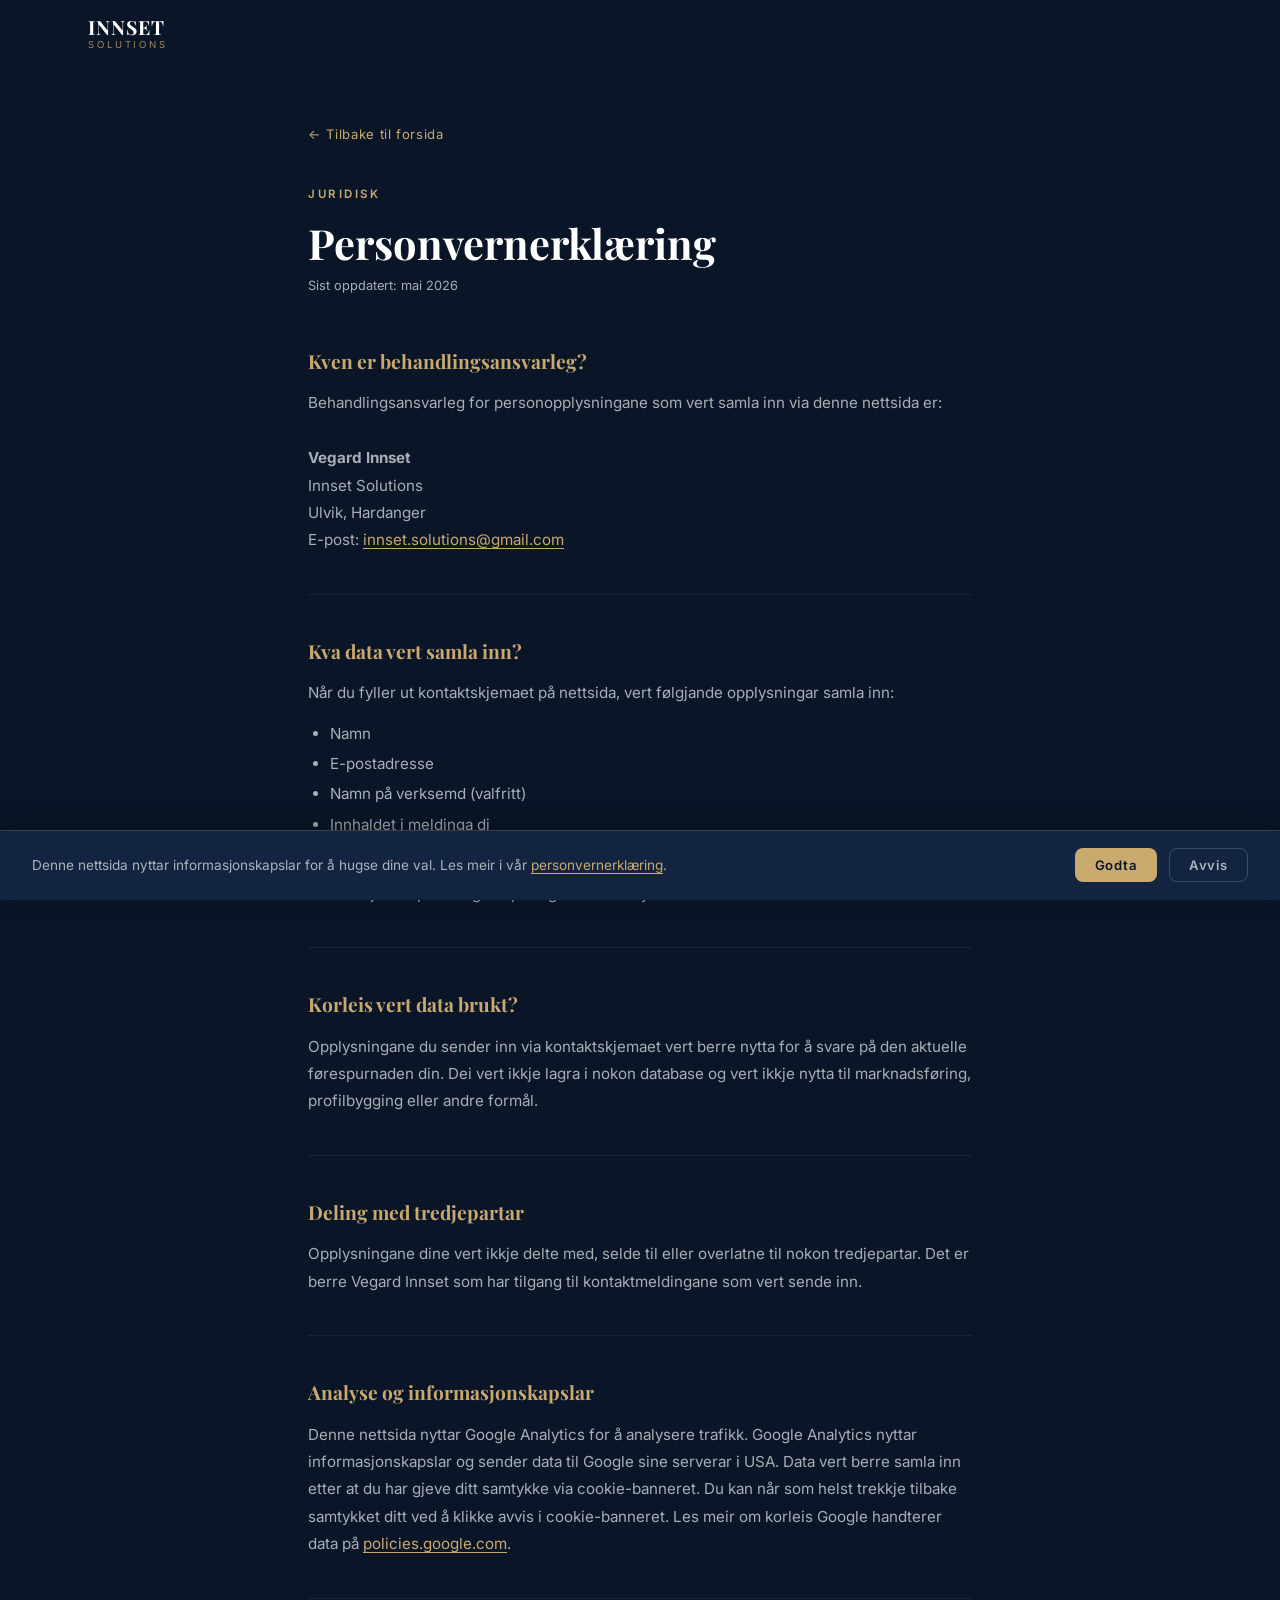
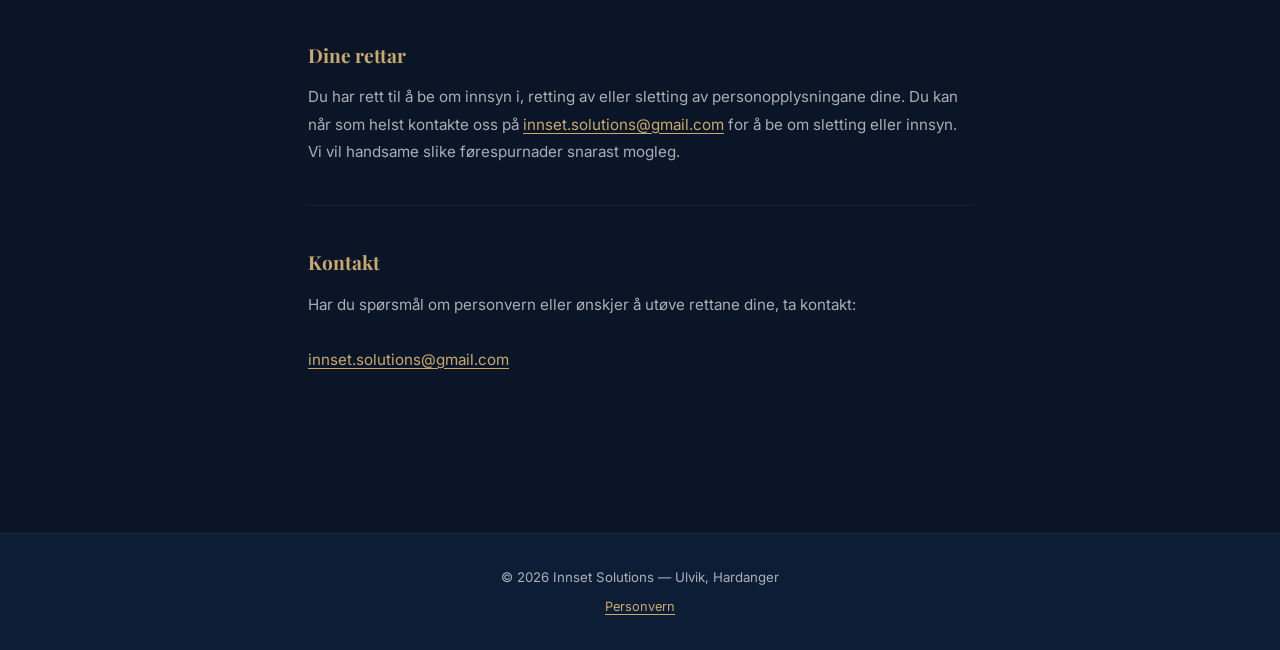
<file: personvern.html>
<!DOCTYPE html>
<html lang="nn">
<head>
  <meta charset="UTF-8" />
  <meta name="viewport" content="width=device-width, initial-scale=1.0" />
  <link rel="icon" type="image/svg+xml" href="favicon.svg">
  <link rel="shortcut icon" href="favicon.svg">
  <meta name="description" content="Personvernerklæring for Innset Solutions — korleis vi handsamar personopplysningar på nettsida vår." />
  <meta name="keywords" content="webutvikling, nettside, campingplass, booking, SEO, logo, digitale løysingar, Norge" />
  <meta name="robots" content="index, follow" />
  <meta name="author" content="Vegard Innset" />
  <meta property="og:title" content="Personvern — Innset Solutions" />
  <meta property="og:description" content="Personvernerklæring for Innset Solutions — korleis vi handsamar personopplysningar på nettsida vår." />
  <meta property="og:url" content="https://innset-solutions.no/personvern.html" />
  <link rel="canonical" href="https://innset-solutions.no/personvern.html" />
  <title>Personvern — Innset Solutions</title>

  <link rel="preconnect" href="https://fonts.googleapis.com" />
  <link rel="preconnect" href="https://fonts.gstatic.com" crossorigin />
  <link href="https://fonts.googleapis.com/css2?family=Playfair+Display:wght@400;700&family=Inter:wght@300;400;500;600&display=swap" rel="stylesheet" />

  <link rel="stylesheet" href="styles.css" />

  <style>
    .privacy-wrap {
      max-width: 720px;
      margin: 0 auto;
      padding: 120px 28px 80px;
    }

    .privacy-back {
      display: inline-flex;
      align-items: center;
      gap: 0.4rem;
      font-size: 0.82rem;
      color: var(--gold);
      letter-spacing: 0.05em;
      margin-bottom: 2.5rem;
      transition: opacity var(--ease);
    }
    .privacy-back:hover { opacity: 0.75; }

    .privacy-label {
      display: block;
      font-size: 0.72rem;
      font-weight: 600;
      letter-spacing: 0.22em;
      color: var(--gold);
      text-transform: uppercase;
      margin-bottom: 0.9rem;
    }

    .privacy-title {
      font-family: var(--font-display);
      font-size: clamp(1.8rem, 4vw, 2.6rem);
      font-weight: 700;
      line-height: 1.15;
      margin-bottom: 0.5rem;
    }

    .privacy-updated {
      font-size: 0.8rem;
      color: var(--white-muted);
      margin-bottom: 3rem;
    }

    .privacy-section {
      margin-bottom: 2.5rem;
      padding-bottom: 2.5rem;
      border-bottom: 1px solid rgba(255,255,255,0.06);
    }
    .privacy-section:last-child {
      border-bottom: none;
    }

    .privacy-section h2 {
      font-family: var(--font-display);
      font-size: 1.2rem;
      font-weight: 700;
      color: var(--gold);
      margin-bottom: 0.75rem;
    }

    .privacy-section p {
      font-size: 0.95rem;
      color: var(--white-muted);
      line-height: 1.8;
    }

    .privacy-section a {
      color: var(--gold);
      text-decoration: underline;
      text-underline-offset: 3px;
    }
  </style>
</head>
<body>

  <nav class="navbar" id="navbar" role="navigation" aria-label="Hovudnavigasjon">
    <div class="nav-container">
      <a href="index.html" class="nav-logo" aria-label="Innset Solutions – tilbake til forsida">
        <span class="logo-innset">INNSET</span>
        <span class="logo-solutions">SOLUTIONS</span>
      </a>
    </div>
  </nav>

  <main>
    <div class="privacy-wrap">

      <a href="index.html" class="privacy-back">
        ← Tilbake til forsida
      </a>

      <span class="privacy-label">JURIDISK</span>
      <h1 class="privacy-title">Personvernerklæring</h1>
      <p class="privacy-updated">Sist oppdatert: mai 2026</p>

      <div class="privacy-section">
        <h2>Kven er behandlingsansvarleg?</h2>
        <p>
          Behandlingsansvarleg for personopplysningane som vert samla inn via denne nettsida er:<br><br>
          <strong>Vegard Innset</strong><br>
          Innset Solutions<br>
          Ulvik, Hardanger<br>
          E-post: <a href="mailto:innset.solutions@gmail.com">innset.solutions@gmail.com</a>
        </p>
      </div>

      <div class="privacy-section">
        <h2>Kva data vert samla inn?</h2>
        <p>
          Når du fyller ut kontaktskjemaet på nettsida, vert følgjande opplysningar samla inn:
        </p>
        <ul style="margin-top:0.75rem;padding-left:1.4rem;color:var(--white-muted);font-size:0.95rem;line-height:2;">
          <li>Namn</li>
          <li>E-postadresse</li>
          <li>Namn på verksemd (valfritt)</li>
          <li>Innhaldet i meldinga di</li>
        </ul>
        <p style="margin-top:0.75rem;">
          Nettsida nyttar òg informasjonskapslar (cookies) for å hugse samtykket ditt til bruk av informasjonskapslar. Ingen sporings- eller analysedata vert samla inn.
        </p>
      </div>

      <div class="privacy-section">
        <h2>Korleis vert data brukt?</h2>
        <p>
          Opplysningane du sender inn via kontaktskjemaet vert berre nytta for å svare på den aktuelle førespurnaden din. Dei vert ikkje lagra i nokon database og vert ikkje nytta til marknadsføring, profilbygging eller andre formål.
        </p>
      </div>

      <div class="privacy-section">
        <h2>Deling med tredjepartar</h2>
        <p>
          Opplysningane dine vert ikkje delte med, selde til eller overlatne til nokon tredjepartar. Det er berre Vegard Innset som har tilgang til kontaktmeldingane som vert sende inn.
        </p>
      </div>

      <div class="privacy-section">
        <h2>Analyse og informasjonskapslar</h2>
        <p>
          Denne nettsida nyttar Google Analytics for å analysere trafikk. Google Analytics nyttar informasjonskapslar og sender data til Google sine serverar i USA. Data vert berre samla inn etter at du har gjeve ditt samtykke via cookie-banneret. Du kan når som helst trekkje tilbake samtykket ditt ved å klikke avvis i cookie-banneret. Les meir om korleis Google handterer data på <a href="https://policies.google.com" target="_blank" rel="noopener">policies.google.com</a>.
        </p>
      </div>

      <div class="privacy-section">
        <h2>Dine rettar</h2>
        <p>
          Du har rett til å be om innsyn i, retting av eller sletting av personopplysningane dine. Du kan når som helst kontakte oss på
          <a href="mailto:innset.solutions@gmail.com">innset.solutions@gmail.com</a>
          for å be om sletting eller innsyn. Vi vil handsame slike førespurnader snarast mogleg.
        </p>
      </div>

      <div class="privacy-section">
        <h2>Kontakt</h2>
        <p>
          Har du spørsmål om personvern eller ønskjer å utøve rettane dine, ta kontakt:<br><br>
          <a href="mailto:innset.solutions@gmail.com">innset.solutions@gmail.com</a>
        </p>
      </div>

    </div>
  </main>

  <footer class="footer" role="contentinfo">
    <p>© 2026 Innset Solutions — Ulvik, Hardanger</p>
    <p style="margin-top:0.4rem;">
      <a href="personvern.html" style="color:var(--gold);text-decoration:underline;text-underline-offset:3px;font-size:0.8rem;">Personvern</a>
    </p>
  </footer>


  <div class="cookie-banner hidden" id="cookieBanner" role="region" aria-label="Informasjonskapslar">
    <p>
      Denne nettsida nyttar informasjonskapslar for å hugse dine val. Les meir i vår
      <a href="personvern.html">personvernerklæring</a>.
    </p>
    <div class="cookie-buttons">
      <button class="cookie-btn cookie-btn-accept" id="cookieAccept">Godta</button>
      <button class="cookie-btn cookie-btn-reject" id="cookieReject">Avvis</button>
    </div>
  </div>

  <script>
    (function () {
      function loadAnalytics() {
        window.dataLayer = window.dataLayer || [];
        window.gtag = function () { window.dataLayer.push(arguments); };
        window.gtag('js', new Date());
        window.gtag('config', 'G-50J1CTBKRH');
        var s = document.createElement('script');
        s.async = true;
        s.src = 'https://www.googletagmanager.com/gtag/js?id=G-50J1CTBKRH';
        document.head.appendChild(s);
      }

      var banner = document.getElementById('cookieBanner');
      var consent = localStorage.getItem('cookieConsent');

      if (consent === 'accepted') {
        loadAnalytics();
      } else if (!consent) {
        banner.classList.remove('hidden');
      }

      document.getElementById('cookieAccept').addEventListener('click', function () {
        localStorage.setItem('cookieConsent', 'accepted');
        banner.classList.add('hidden');
        loadAnalytics();
      });
      document.getElementById('cookieReject').addEventListener('click', function () {
        localStorage.setItem('cookieConsent', 'rejected');
        banner.classList.add('hidden');
      });
    })();
  </script>
</body>
</html>
</file>
<file: styles.css>
/* ============================================================
   INNSET SOLUTIONS — styles.css
   ============================================================ */


/* ============================================================
   CSS CUSTOM PROPERTIES
   ============================================================ */
:root {
  /* Colours */
  --navy:        #0a1628;
  --navy-alt:    #0e1d36;
  --navy-card:   #12243f;
  --white:       #ffffff;
  --white-muted: rgba(255, 255, 255, 0.65);
  --gold:        #c9a96e;
  --gold-faint:  rgba(201, 169, 110, 0.08);
  --gold-soft:   rgba(201, 169, 110, 0.22);

  /* Typography */
  --font-display: 'Playfair Display', Georgia, serif;
  --font-body:    'Inter', -apple-system, BlinkMacSystemFont, sans-serif;

  /* Layout */
  --max-width:  1160px;
  --section-py: 108px;
  --radius:     12px;
  --radius-sm:  8px;

  /* Motion */
  --ease:      0.3s ease;
  --ease-slow: 0.65s ease;
}


/* ============================================================
   RESET & BASE
   ============================================================ */
*, *::before, *::after { box-sizing: border-box; margin: 0; padding: 0; }

html { scroll-behavior: smooth; }

body {
  font-family: var(--font-body);
  background-color: var(--navy);
  color: var(--white);
  line-height: 1.7;
  overflow-x: hidden;
  -webkit-font-smoothing: antialiased;
}

a   { color: inherit; text-decoration: none; }
img { max-width: 100%; display: block; }


/* ============================================================
   UTILITIES
   ============================================================ */
.container {
  max-width: var(--max-width);
  margin: 0 auto;
  padding: 0 28px;
}

.section-label {
  display: block;
  font-size: 0.72rem;
  font-weight: 600;
  letter-spacing: 0.22em;
  color: var(--gold);
  text-transform: uppercase;
  margin-bottom: 0.9rem;
}

.section-title {
  font-family: var(--font-display);
  font-size: clamp(2rem, 4vw, 3rem);
  font-weight: 700;
  line-height: 1.15;
  margin-bottom: 3.5rem;
}


/* ============================================================
   SCROLL FADE-IN  (Intersection Observer adds .visible)
   ============================================================ */
.fade-in {
  opacity: 0;
  transform: translateY(28px);
  transition: opacity 0.7s ease, transform 0.7s ease;
}
.fade-in.visible { opacity: 1; transform: translateY(0); }

/* Staggered delays for sibling groups — repeats per row (3-column grid) */
.service-card.visible:nth-child(3n+2) { transition-delay: 0.13s; }
.service-card.visible:nth-child(3n+3) { transition-delay: 0.26s; }
.process-step.visible:nth-child(2) { transition-delay: 0.12s; }
.process-step.visible:nth-child(3) { transition-delay: 0.24s; }
.process-step.visible:nth-child(4) { transition-delay: 0.36s; }


/* ============================================================
   NAVBAR
   ============================================================ */
.navbar {
  position: fixed;
  inset: 0 0 auto;
  z-index: 900;
  padding: 18px 0;
  transition: background var(--ease), backdrop-filter var(--ease),
              padding var(--ease), border-color var(--ease);
  border-bottom: 1px solid transparent;
}
.navbar.scrolled {
  background: rgba(10, 22, 40, 0.82);
  backdrop-filter: blur(18px);
  -webkit-backdrop-filter: blur(18px);
  padding: 11px 0;
  border-color: rgba(201, 169, 110, 0.1);
}

.nav-container {
  max-width: var(--max-width);
  margin: 0 auto;
  padding: 0 28px;
  display: flex;
  align-items: center;
  justify-content: space-between;
  gap: 1.5rem;
}

/* ── Two-line wordmark ── */
.nav-logo {
  display: flex;
  flex-direction: column;
  line-height: 1;
  color: var(--white);
  transition: color var(--ease);
  gap: 2px;
}
.logo-innset {
  font-family: var(--font-display);
  font-size: 1.22rem;
  font-weight: 700;
  letter-spacing: 0.05em;
  transition: color var(--ease);
}
.logo-solutions {
  font-family: var(--font-body);
  font-size: 0.6rem;
  font-weight: 300;
  letter-spacing: 0.3em;
  color: var(--gold);
  transition: color var(--ease);
  text-transform: uppercase;
}
.nav-logo:hover .logo-innset    { color: var(--gold); }
.nav-logo:hover .logo-solutions { color: var(--white); }

/* ── Nav links ── */
.nav-menu {
  display: flex;
  align-items: center;
  gap: 2.4rem;
}
.nav-link {
  font-size: 0.88rem;
  font-weight: 500;
  color: var(--white-muted);
  position: relative;
  transition: color var(--ease);
}
.nav-link::after {
  content: '';
  position: absolute;
  bottom: -3px; left: 0;
  width: 0; height: 1px;
  background: var(--gold);
  transition: width var(--ease);
}
.nav-link:hover           { color: var(--white); }
.nav-link:hover::after    { width: 100%; }

/* ── Language toggle pill ── */
.lang-toggle {
  background: transparent;
  border: 1px solid var(--gold-soft);
  border-radius: 20px;
  padding: 5px 14px;
  color: var(--white-muted);
  font-family: var(--font-body);
  font-size: 0.78rem;
  font-weight: 500;
  letter-spacing: 0.06em;
  cursor: pointer;
  transition: border-color var(--ease), background var(--ease);
}
.lang-toggle:hover      { border-color: var(--gold); background: var(--gold-faint); }
.lang-option            { transition: color var(--ease); }
.lang-option.active     { color: var(--gold); font-weight: 600; }
.lang-divider           { color: rgba(255,255,255,0.25); margin: 0 2px; }

/* ── Hamburger ── */
.hamburger {
  display: none;
  flex-direction: column;
  gap: 5px;
  background: none;
  border: none;
  cursor: pointer;
  padding: 5px;
}
.hamburger span {
  display: block;
  width: 24px; height: 2px;
  background: var(--white);
  border-radius: 2px;
  transition: transform var(--ease), opacity var(--ease);
}
.hamburger.active span:nth-child(1) { transform: translateY(7px) rotate(45deg); }
.hamburger.active span:nth-child(2) { opacity: 0; transform: scaleX(0); }
.hamburger.active span:nth-child(3) { transform: translateY(-7px) rotate(-45deg); }


/* ============================================================
   HERO — two-column layout (text left | illustration right)
   ============================================================ */
.hero {
  position: relative;
  min-height: 100svh;
  display: flex;
  align-items: center;
  overflow: hidden;
  background: var(--navy);
}

/* Subtle dot-grid texture */
.hero::before {
  content: '';
  position: absolute;
  inset: 0;
  background-image: radial-gradient(rgba(201,169,110,0.09) 1px, transparent 1px);
  background-size: 48px 48px;
  pointer-events: none;
  z-index: 0;
}
/* Warm centre glow */
.hero::after {
  content: '';
  position: absolute;
  inset: 0;
  background: radial-gradient(ellipse 75% 65% at 50% 55%,
    rgba(201,169,110,0.06) 0%, transparent 70%);
  pointer-events: none;
  z-index: 1;
}

/* Canvas particle system — injected by script.js on desktop */
#heroCanvas {
  position: absolute;
  inset: 0;
  width: 100%;
  height: 100%;
  z-index: 2;
  pointer-events: none;
}

/* Two-column grid wrapper */
.hero-inner {
  position: relative;
  z-index: 3;
  width: 100%;
  max-width: var(--max-width);
  margin: 0 auto;
  padding: 110px 28px 60px;
  display: grid;
  grid-template-columns: 1fr 1fr;
  gap: 4.5rem;
  align-items: center;
}

/* Left column: text */
.hero-content {
  animation: heroSlideLeft 0.9s cubic-bezier(0.16, 1, 0.3, 1) 0.1s both;
}

.hero-title {
  font-family: var(--font-display);
  font-size: clamp(2.4rem, 5vw, 4rem);
  font-weight: 700;
  line-height: 1.1;
  margin-bottom: 1.4rem;
  letter-spacing: -0.01em;
}
.hero-subtitle {
  font-size: clamp(1rem, 2vw, 1.25rem);
  font-weight: 300;
  color: var(--white-muted);
  margin-bottom: 2.4rem;
  letter-spacing: 0.01em;
}
.hero-buttons {
  display: flex;
  gap: 1rem;
  flex-wrap: wrap;
  /* left-aligned on desktop */
}

/* Right column: SVG illustration */
.hero-illustration {
  display: flex;
  align-items: center;
  justify-content: center;
  animation: heroSlideRight 0.9s cubic-bezier(0.16, 1, 0.3, 1) 0.3s both;
}
.hero-illustration svg {
  width: 100%;
  max-width: 520px;
  height: auto;
  filter: drop-shadow(0 28px 72px rgba(0, 0, 0, 0.5));
}

@keyframes heroSlideLeft {
  from { opacity: 0; transform: translateX(-22px); }
  to   { opacity: 1; transform: translateX(0); }
}
@keyframes heroSlideRight {
  from { opacity: 0; transform: translateX(22px); }
  to   { opacity: 1; transform: translateX(0); }
}
@keyframes heroGradientShift {
  0%   { background-position: 0% 50%; }
  50%  { background-position: 100% 50%; }
  100% { background-position: 0% 50%; }
}


/* ============================================================
   BUTTONS
   ============================================================ */
.btn {
  display: inline-flex;
  align-items: center;
  justify-content: center;
  padding: 14px 34px;
  border-radius: 6px;
  font-family: var(--font-body);
  font-size: 0.93rem;
  font-weight: 500;
  letter-spacing: 0.02em;
  cursor: pointer;
  border: 2px solid transparent;
  transition: background var(--ease), color var(--ease), border-color var(--ease),
              transform var(--ease), box-shadow var(--ease);
}
.btn-primary {
  background: var(--gold);
  color: var(--navy);
  border-color: var(--gold);
}
.btn-primary:hover {
  background: transparent;
  color: var(--gold);
  transform: translateY(-2px);
  box-shadow: 0 10px 28px rgba(201,169,110,0.28);
}
.btn-secondary {
  background: transparent;
  color: var(--white);
  border-color: rgba(255,255,255,0.28);
}
.btn-secondary:hover {
  border-color: var(--white);
  transform: translateY(-2px);
}


/* ============================================================
   SERVICES
   ============================================================ */
.services {
  padding: var(--section-py) 0;
  background: var(--navy-alt);
}
.services-grid {
  display: grid;
  grid-template-columns: repeat(3, 1fr);
  gap: 1.8rem;
}
.service-card {
  display: block;         /* anchor elements are inline by default */
  color: inherit;
  text-decoration: none;
  background: var(--navy-card);
  border: 1px solid rgba(201,169,110,0.1);
  border-radius: var(--radius);
  padding: 2.6rem 2.2rem;
  transition: transform var(--ease), border-color var(--ease), box-shadow var(--ease),
              opacity 0.7s ease;
}
/* Down-arrow hint — appears on hover to signal the card scrolls to a section */
.service-card::after {
  content: '↓';
  display: block;
  color: var(--gold);
  font-size: 0.85rem;
  margin-top: 1.2rem;
  opacity: 0;
  transform: translateY(-5px);
  transition: opacity var(--ease), transform var(--ease);
}
.service-card:hover::after {
  opacity: 0.6;
  transform: translateY(0);
}
.service-card:hover {
  transform: translateY(-9px);
  border-color: rgba(201,169,110,0.38);
  box-shadow: 0 22px 44px rgba(0,0,0,0.32);
}
.service-icon  { display: block; margin-bottom: 1.6rem; }
.service-icon svg { display: block; }
.service-title {
  font-family: var(--font-display);
  font-size: 1.35rem;
  font-weight: 700;
  margin-bottom: 0.9rem;
}
.service-desc  { color: var(--white-muted); font-size: 0.93rem; line-height: 1.75; }

/* Secondary services grid — smaller cards below primary */
.services-grid--secondary {
  margin-top: 1.5rem;
}
.service-card--secondary {
  padding: 1.8rem 1.8rem;
}
.service-card--secondary .service-icon { margin-bottom: 1.1rem; }
.service-card--secondary .service-title { font-size: 1.1rem; }


/* ============================================================
   DETAIL SECTIONS  (expanded views linked from service cards)
   ============================================================ */
.detail-section {
  padding: var(--section-py) 0;
  background: var(--navy);
}
.detail-section.detail-alt {
  background: var(--navy-alt);
}

/* Gold top-line marks the recommended section */
.detail-section.detail-recommended {
  position: relative;
}
.detail-section.detail-recommended::before {
  content: '';
  position: absolute;
  top: 0; left: 0; right: 0;
  height: 2px;
  background: linear-gradient(
    to right, transparent, var(--gold) 20%, var(--gold) 80%, transparent
  );
}

/* Two-column: left = text/CTA, right = feature list */
.detail-inner {
  display: grid;
  grid-template-columns: 1fr 1.35fr;
  gap: 5rem;
  align-items: start;
}

/* Stagger: feature list fades in slightly after the content column */
.detail-inner .fade-in:nth-child(2).visible {
  transition-delay: 0.16s;
}

.detail-title {
  font-family: var(--font-display);
  font-size: clamp(1.85rem, 3.5vw, 2.6rem);
  font-weight: 700;
  line-height: 1.18;
  margin-bottom: 1.2rem;
}

.detail-intro {
  color: var(--white-muted);
  font-size: 1rem;
  line-height: 1.78;
  margin-bottom: 2.2rem;
}

/* "ANBEFALT" gold pill badge */
.recommended-badge {
  display: inline-block;
  background: var(--gold);
  color: var(--navy);
  font-family: var(--font-body);
  font-size: 0.62rem;
  font-weight: 700;
  letter-spacing: 0.18em;
  padding: 5px 14px;
  border-radius: 20px;
  margin-bottom: 1.1rem;
}

/* Feature checklist */
.detail-features {
  list-style: none;
  padding: 0;
}

.feature-item {
  display: flex;
  align-items: flex-start;
  gap: 1rem;
  padding: 1.05rem 0;
  border-bottom: 1px solid rgba(255, 255, 255, 0.06);
  font-size: 0.97rem;
  color: var(--white-muted);
  line-height: 1.5;
  transition: color var(--ease);
}
.feature-item:first-child { border-top: 1px solid rgba(255, 255, 255, 0.06); }
.feature-item:hover       { color: var(--white); }

.feature-check { flex-shrink: 0; margin-top: 1px; }


/* ============================================================
   PROCESS
   ============================================================ */
.process {
  padding: var(--section-py) 0;
  background: var(--navy);
}
.process-timeline {
  display: grid;
  grid-template-columns: repeat(4, 1fr);
  gap: 2rem;
  position: relative;
}
.process-timeline::before {
  content: '';
  position: absolute;
  top: 28px;
  left: calc(12.5% + 28px);
  right: calc(12.5% + 28px);
  height: 1px;
  background: linear-gradient(
    to right, transparent,
    var(--gold-soft) 15%, var(--gold-soft) 85%,
    transparent);
  z-index: 0;
}
.process-step {
  position: relative;
  z-index: 1;
  text-align: center;
}
.step-number {
  font-family: var(--font-display);
  font-size: 1rem;
  font-weight: 700;
  color: var(--gold);
  background: var(--navy);
  border: 2px solid var(--gold-soft);
  border-radius: 50%;
  width: 56px; height: 56px;
  display: flex;
  align-items: center;
  justify-content: center;
  margin: 0 auto 1.6rem;
  transition: background var(--ease), color var(--ease), border-color var(--ease);
}
.process-step:hover .step-number {
  background: var(--gold);
  color: var(--navy);
  border-color: var(--gold);
}
.step-title {
  font-family: var(--font-display);
  font-size: 1.15rem;
  font-weight: 700;
  margin-bottom: 0.7rem;
}
.step-desc { color: var(--white-muted); font-size: 0.9rem; line-height: 1.65; }


/* ============================================================
   ABOUT
   ============================================================ */
.about {
  padding: var(--section-py) 0;
  background: var(--navy-alt);
}

/* Two-column: portrait card left, text right */
.about-inner {
  display: grid;
  grid-template-columns: 1fr 1.5fr;
  gap: 4.5rem;
  align-items: stretch;   /* portrait card fills the text column height */
  margin-bottom: 4rem;
}

/* Portrait photo column */
.about-portrait {
  display: flex;
  flex-direction: column;
  gap: 1rem;
}

.portrait-img {
  width: 100%;
  height: 100%;
  min-height: 500px;
  object-fit: cover;
  border-radius: 12px;
  display: block;
}

.portrait-caption {
  font-family: var(--font-body);
  font-size: 0.67rem;
  font-weight: 500;
  letter-spacing: 0.2em;
  color: rgba(201, 169, 110, 0.6);
  text-transform: uppercase;
}

/* Right text column */
.about-title {
  font-family: var(--font-display);
  font-size: clamp(2rem, 4vw, 3rem);
  font-weight: 700;
  line-height: 1.15;
  margin-bottom: 1.8rem;
}

.about-para {
  font-size: 1rem;
  color: var(--white-muted);
  line-height: 1.82;
  margin-bottom: 1.2rem;
}
.about-para:last-child { margin-bottom: 0; }

/* Stats row — large gold value + small muted label */
.about-stats {
  display: grid;
  grid-template-columns: repeat(3, 1fr);
  gap: 2.5rem;
  padding-top: 3.5rem;
  border-top: 1px solid rgba(201, 169, 110, 0.18);
}

.about-stat {
  display: flex;
  flex-direction: column;
  gap: 0.45rem;
}

.stat-value {
  font-family: var(--font-display);
  font-style: italic;
  font-size: clamp(2.4rem, 4vw, 3.2rem);
  color: var(--gold);
  line-height: 1;
  letter-spacing: -0.01em;
}

.stat-label {
  font-family: var(--font-body);
  font-size: 0.7rem;
  font-weight: 500;
  color: var(--white-muted);
  letter-spacing: 0.18em;
  text-transform: uppercase;
  line-height: 1.45;
}


/* ============================================================
   CONTACT
   ============================================================ */
.contact {
  padding: var(--section-py) 0;
  background: var(--navy);
}
.contact-subtitle {
  color: var(--white-muted);
  font-size: 1.05rem;
  margin-top: -2rem;
  margin-bottom: 3rem;
}
.contact-form {
  max-width: 640px;
  display: flex;
  flex-direction: column;
  gap: 1.5rem;
}
.form-group {
  display: flex;
  flex-direction: column;
  gap: 0.45rem;
}
.form-group label {
  font-size: 0.87rem;
  font-weight: 500;
  color: var(--white-muted);
  display: flex;
  align-items: center;
  gap: 0.4rem;
}
.label-optional { font-weight: 400; font-size: 0.8rem; opacity: 0.65; }
.form-group input,
.form-group textarea {
  background: var(--navy-card);
  border: 1px solid rgba(255,255,255,0.1);
  border-radius: var(--radius-sm);
  padding: 14px 16px;
  color: var(--white);
  font-family: var(--font-body);
  font-size: 0.93rem;
  outline: none;
  resize: vertical;
  transition: border-color var(--ease), box-shadow var(--ease);
}
.form-group input:focus,
.form-group textarea:focus {
  border-color: var(--gold);
  box-shadow: 0 0 0 3px rgba(201,169,110,0.12);
}
.form-group input::placeholder,
.form-group textarea::placeholder { color: rgba(255,255,255,0.22); }

.form-success {
  display: none;
  background: rgba(201,169,110,0.1);
  border: 1px solid rgba(201,169,110,0.28);
  border-radius: var(--radius-sm);
  padding: 14px 18px;
  color: var(--gold);
  font-size: 0.92rem;
  line-height: 1.5;
}
.form-success.show { display: block; }

.contact-email { margin-top: 2.2rem; font-size: 0.93rem; color: var(--white-muted); }
.contact-email a { color: var(--gold); transition: color var(--ease); }
.contact-email a:hover { color: var(--white); }


/* ============================================================
   FOOTER
   ============================================================ */
.footer {
  background: var(--navy-alt);
  padding: 2rem;
  text-align: center;
  font-size: 0.83rem;
  color: var(--white-muted);
  border-top: 1px solid rgba(255,255,255,0.05);
}


/* ============================================================
   COOKIE BANNER
   ============================================================ */
.cookie-banner {
  position: fixed;
  bottom: 0;
  left: 0;
  right: 0;
  background: var(--navy-card);
  border-top: 1px solid var(--gold-soft);
  padding: 1.1rem 2rem;
  display: flex;
  align-items: center;
  justify-content: space-between;
  gap: 1.5rem;
  z-index: 9999;
  box-shadow: 0 -4px 24px rgba(0,0,0,0.35);
  transition: transform 0.35s ease, opacity 0.35s ease;
}

.cookie-banner.hidden {
  transform: translateY(100%);
  opacity: 0;
  pointer-events: none;
}

.cookie-banner p {
  font-size: 0.85rem;
  color: var(--white-muted);
  margin: 0;
}

.cookie-banner a {
  color: var(--gold);
  text-decoration: underline;
  text-underline-offset: 3px;
}

.cookie-buttons {
  display: flex;
  gap: 0.75rem;
  flex-shrink: 0;
}

.cookie-btn {
  font-family: var(--font-body);
  font-size: 0.82rem;
  font-weight: 600;
  letter-spacing: 0.06em;
  padding: 0.5rem 1.2rem;
  border-radius: var(--radius-sm);
  cursor: pointer;
  border: none;
  transition: opacity var(--ease);
}

.cookie-btn:hover { opacity: 0.85; }

.cookie-btn-accept {
  background: var(--gold);
  color: var(--navy);
}

.cookie-btn-reject {
  background: transparent;
  color: var(--white-muted);
  border: 1px solid rgba(255,255,255,0.18);
}

@media (max-width: 600px) {
  .cookie-banner {
    flex-direction: column;
    align-items: flex-start;
    padding: 1.2rem 1.25rem;
  }
  .cookie-buttons { width: 100%; }
  .cookie-btn { flex: 1; text-align: center; }
}


/* ============================================================
   RESPONSIVE — TABLET  (≤ 960px)
   ============================================================ */
@media (max-width: 960px) {
  /* Hero: stack vertically */
  .hero-inner {
    grid-template-columns: 1fr;
    text-align: center;
    gap: 3rem;
    padding-top: 120px;
  }
  .hero-buttons { justify-content: center; }

  /* Illustration centred, reasonable max-width */
  .hero-illustration {
    order: 1;          /* illustration below text */
    max-width: 480px;
    margin: 0 auto;
  }

  .services-grid         { grid-template-columns: repeat(2, 1fr); }
  .detail-inner          { grid-template-columns: 1fr; gap: 2.8rem; }
  .about-inner           { grid-template-columns: 1fr; gap: 2.5rem; }
  .portrait-img          { min-height: 320px; height: 320px; }
  .about-stats           { grid-template-columns: repeat(3, 1fr); }
  .process-timeline      { grid-template-columns: repeat(2, 1fr); row-gap: 3rem; }
  .process-timeline::before { display: none; }
}


/* ============================================================
   RESPONSIVE — MOBILE  (≤ 768px)
   ============================================================ */
@media (max-width: 768px) {
  :root { --section-py: 72px; }

  .hero {
    background: linear-gradient(135deg, #0a1628, #0d2040, #0a2030, #0a1628);
    background-size: 400% 400%;
    animation: heroGradientShift 9s ease infinite;
  }

  .hamburger { display: flex; }

  .nav-menu {
    position: fixed;
    inset: 0 -100% 0 auto;
    width: min(85vw, 320px);
    height: 100dvh;
    background: var(--navy-card);
    flex-direction: column;
    align-items: flex-start;
    padding: 100px 2.2rem 2.2rem;
    gap: 2.2rem;
    transition: inset var(--ease-slow);
    box-shadow: -24px 0 48px rgba(0,0,0,0.5);
    z-index: 800;
  }
  .nav-menu.open { inset: 0 0 0 auto; }
  .nav-link { font-size: 1.1rem; }

  .process-step {
    display: flex;
    align-items: flex-start;
    gap: 1.4rem;
    text-align: left;
  }
  .step-number { margin: 0; flex-shrink: 0; }
}


/* ============================================================
   RESPONSIVE — SMALL MOBILE  (≤ 580px)
   ============================================================ */
@media (max-width: 580px) {
  .services-grid        { grid-template-columns: 1fr; }
  .process-timeline     { grid-template-columns: 1fr; }
  .about-stats          { grid-template-columns: 1fr; gap: 1.2rem; }
  .hero-buttons         { flex-direction: column; align-items: center; }
  .btn                  { width: 100%; max-width: 300px; }
  .hero-illustration    { max-width: 330px; }
}
</file>
